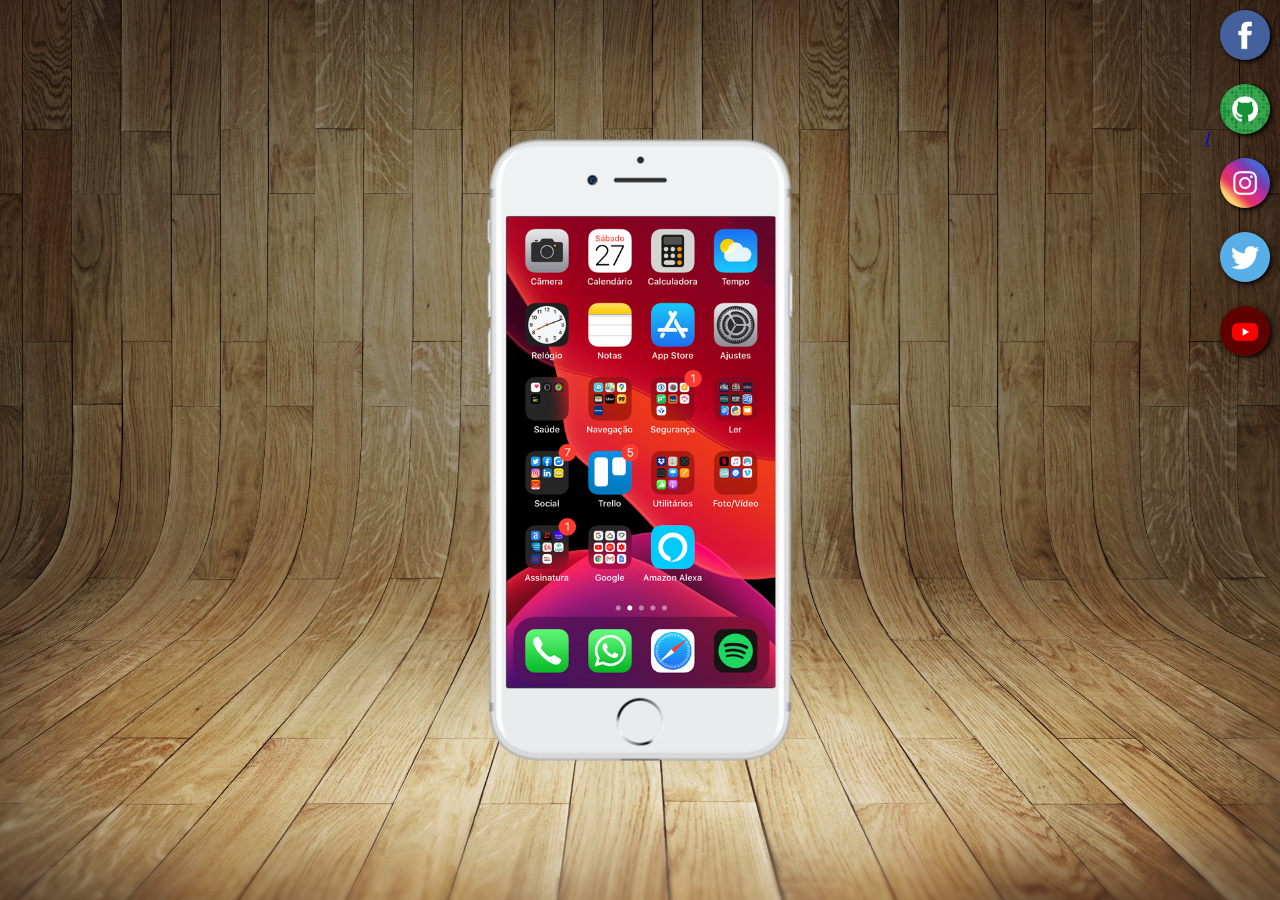
<file: index.html>
<!DOCTYPE html>
<html lang="pt-br">
<head>
    <meta charset="UTF-8">
    <meta name="viewport" content="width=device-width, initial-scale=1.0">
    <link rel="shortcut icon" href="favicon.ico" type="image/x-icon">
    <link rel="stylesheet" href="style.css">
    <title>Redes sociais</title>
</head>
<body>
    <main>
        <section id="celular">
            <iframe src="home.html" name="tela" id="tela" frameborder="0"></iframe></img>
        </section>
        <section id="redes">
            <a href="ffacebook.html" target="tela"><img src="imagens/logo-facebook.jpg" alt="facebook" class="redesocial"></a> <br>
            <a href="fgithub.html" target="tela">/<img src="imagens/logo-github.jpg" alt="github" class="redesocial"></a> <br>
            <a href="finstagram.html" target="tela"><img src="imagens/logo-instagram.jpg" alt="instagram" class="redesocial"></a> <br>
            <a href="ftwitter.html" target="tela"><img src="imagens/logo-twitter.jpg" alt="twitter" class="redesocial"></a> <br>
            <a href="fyoutube.html" target="tela"><img src="imagens/logo-youtube.jpg" alt="youtube" class="redesocial"></a> <br>
        </section>
    </main>
    
</body>
</html>
</file>
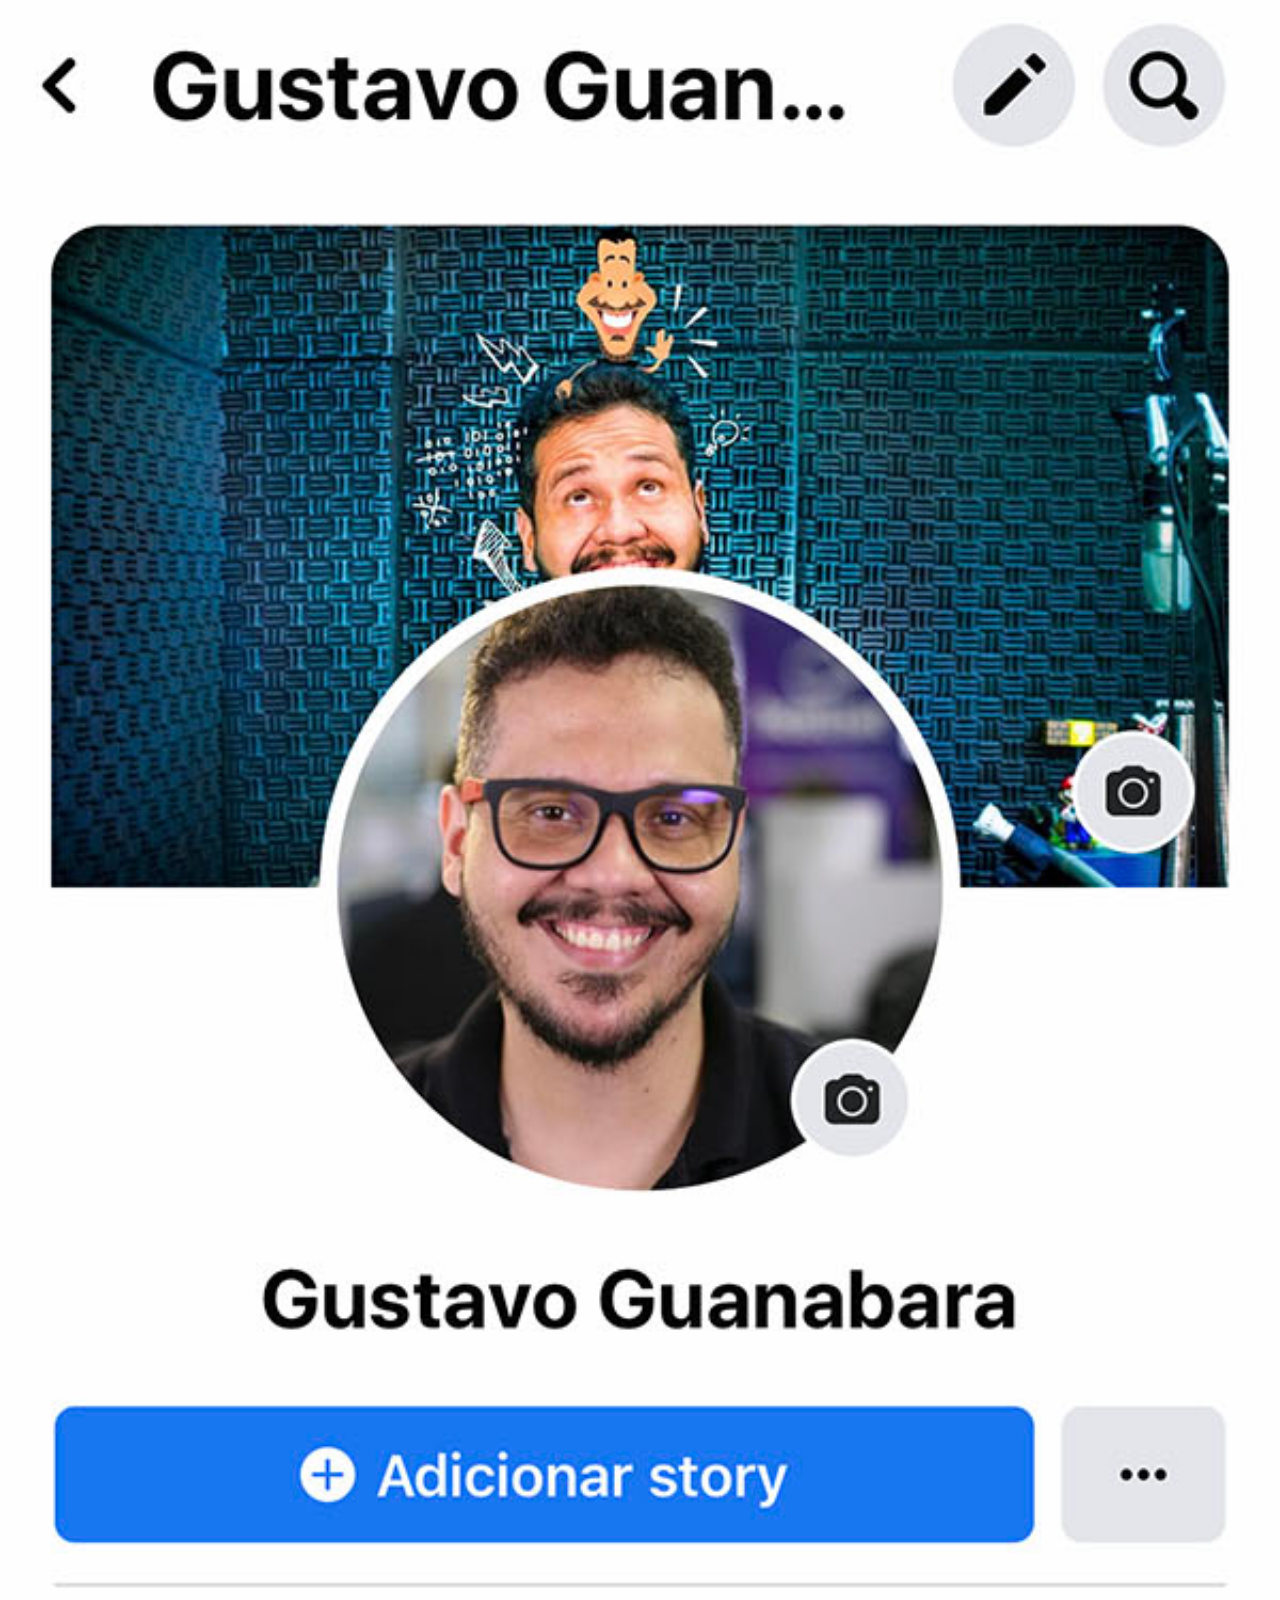
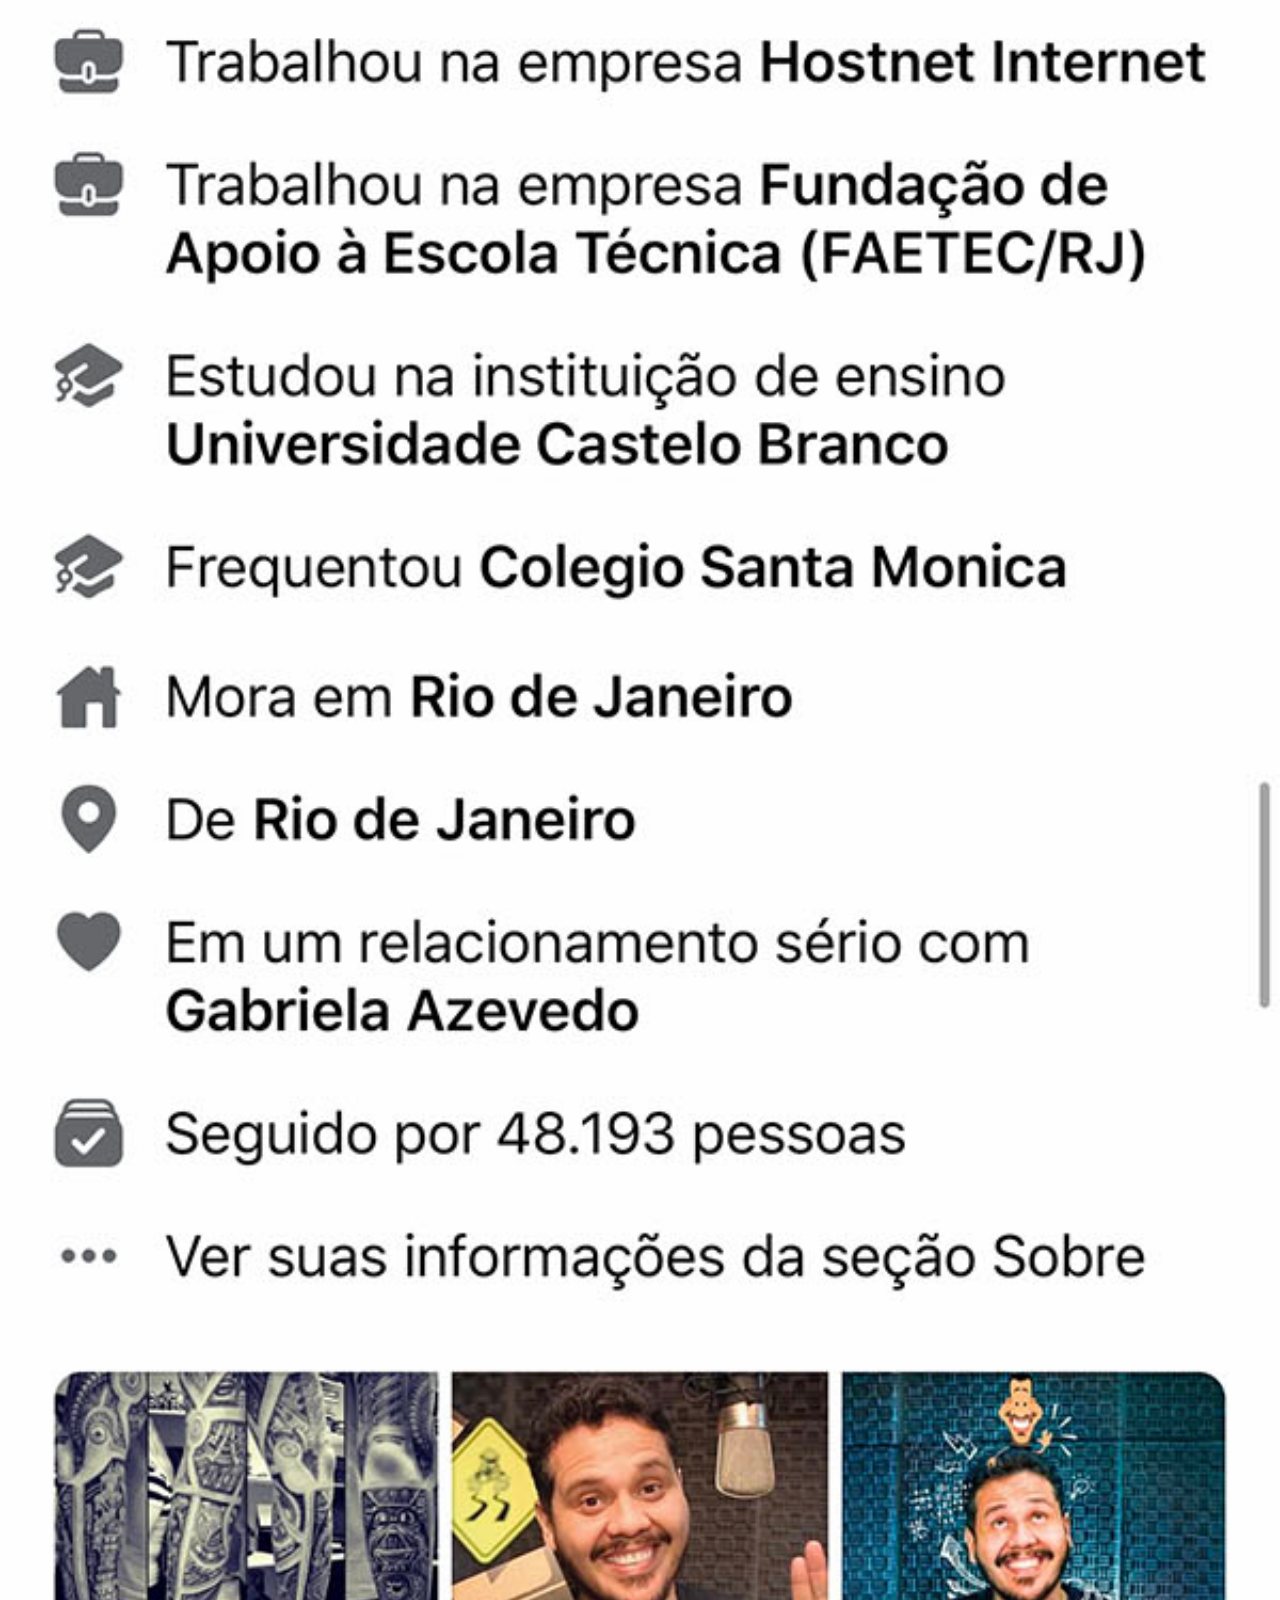
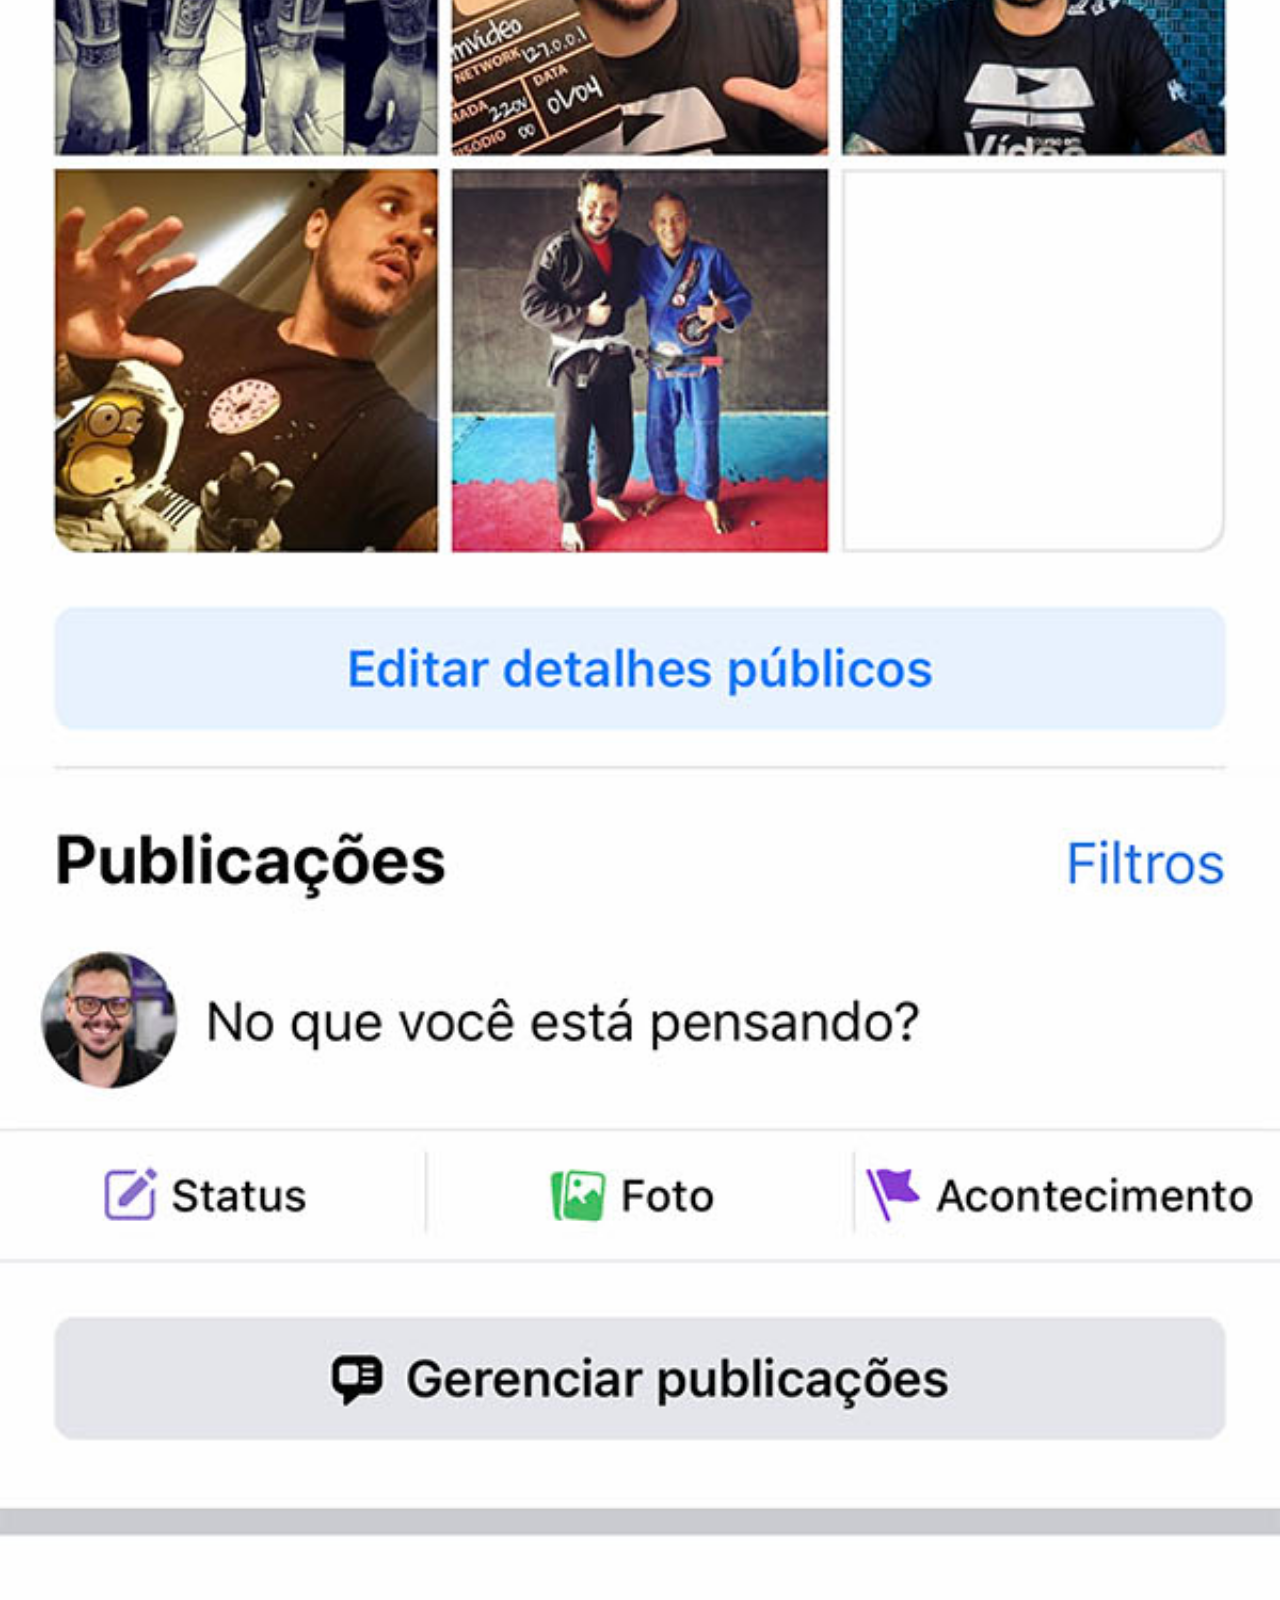
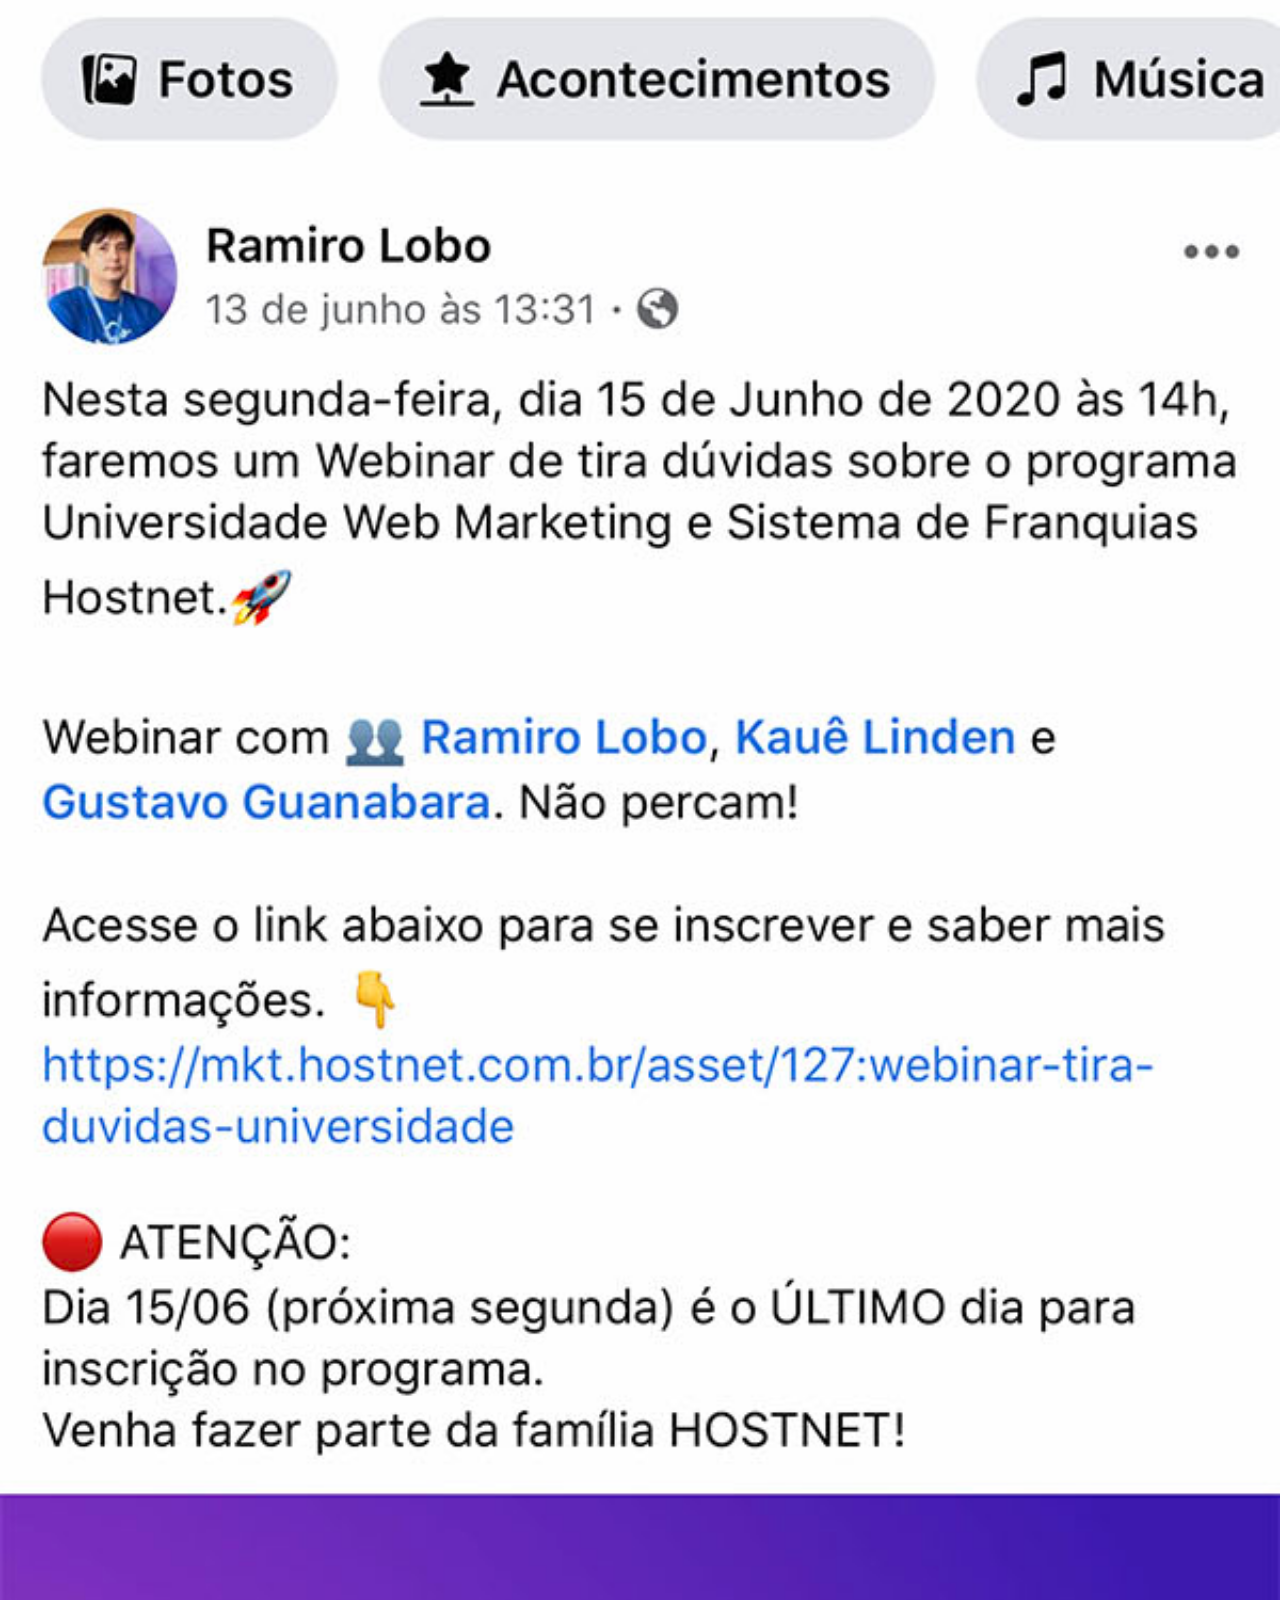
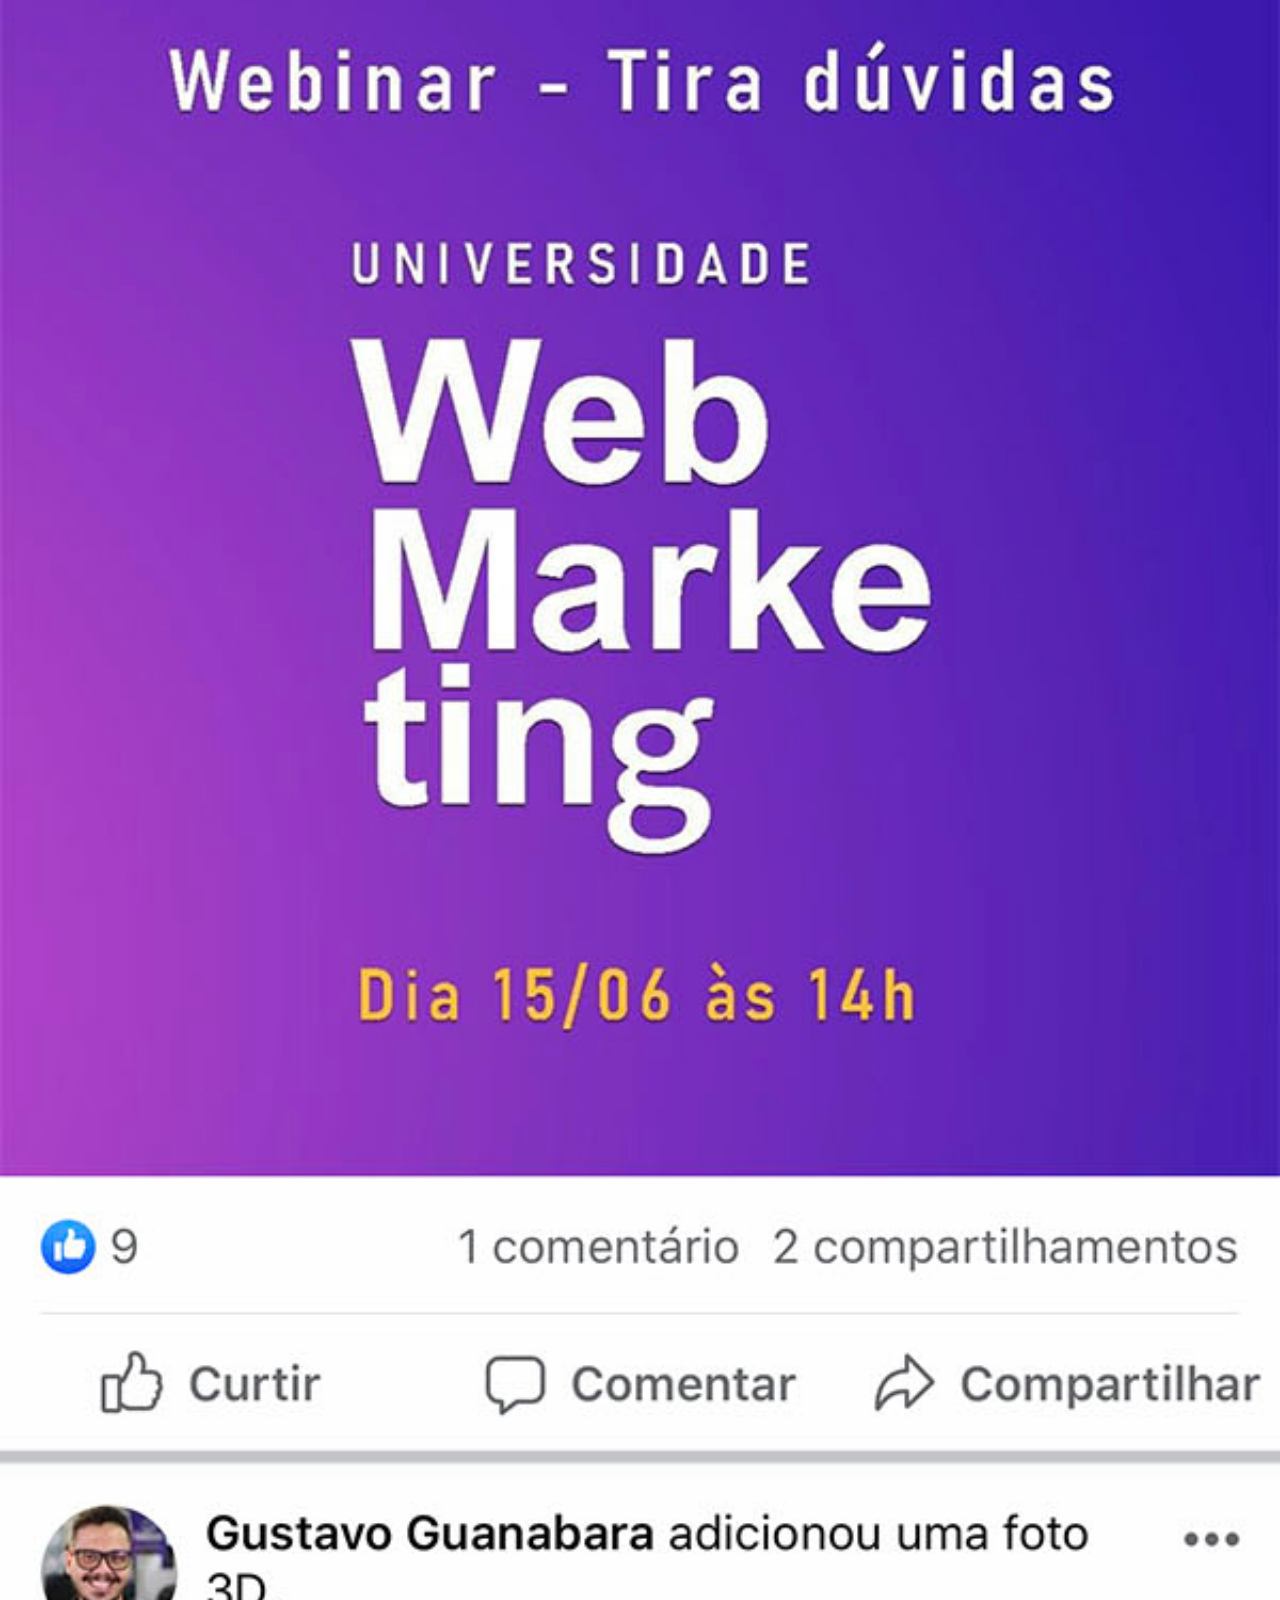
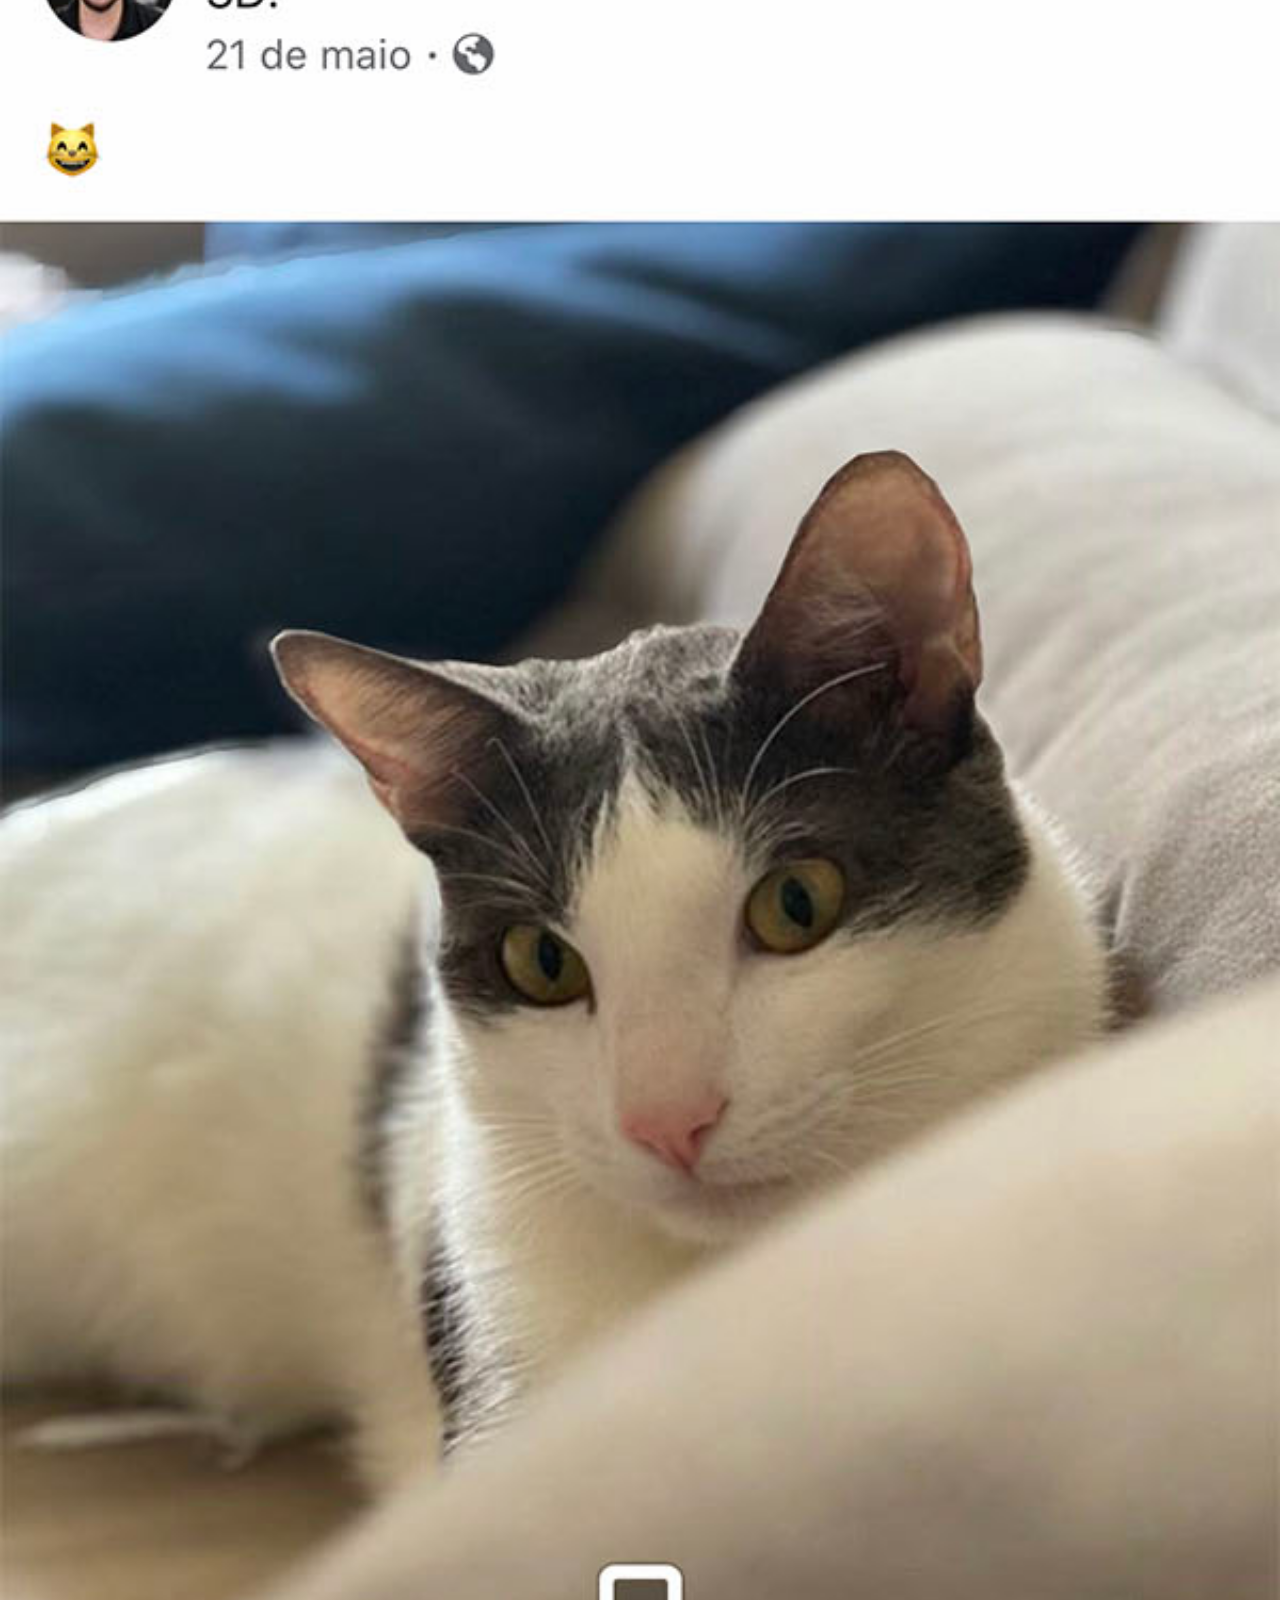
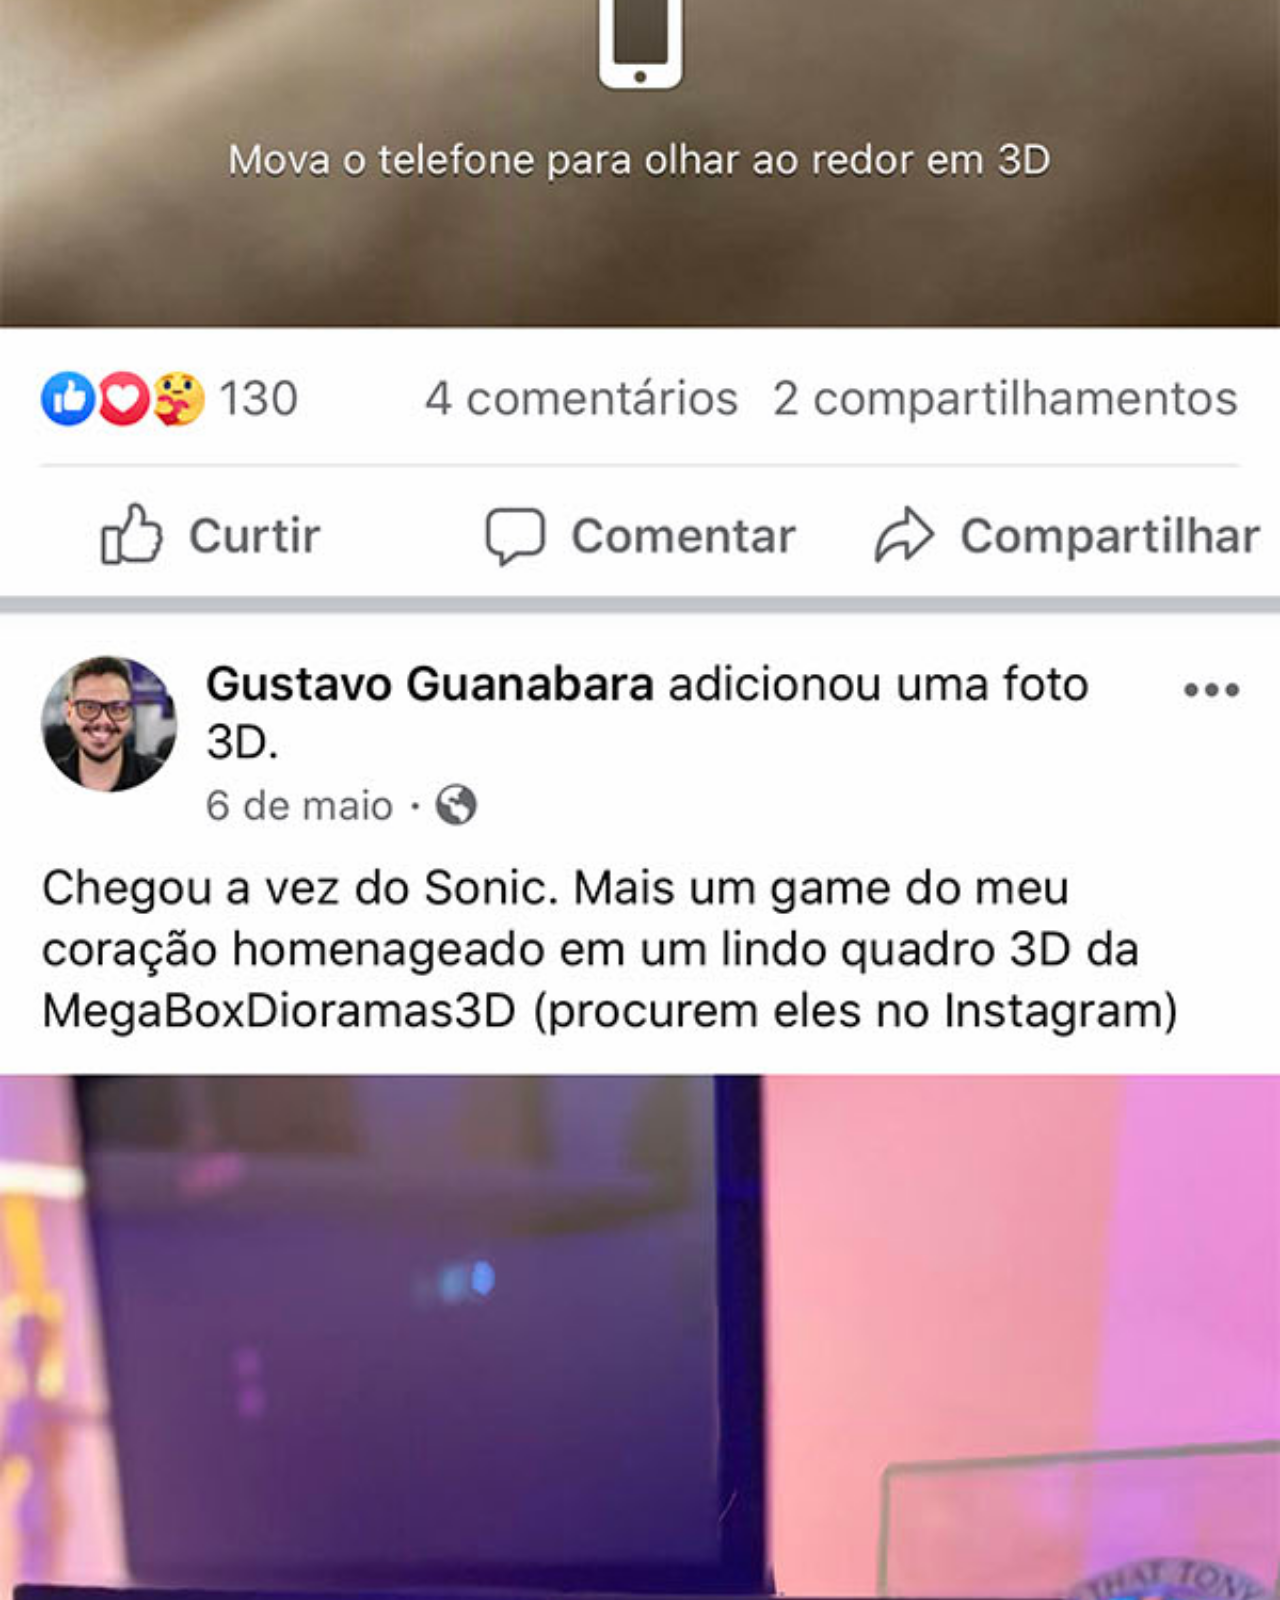
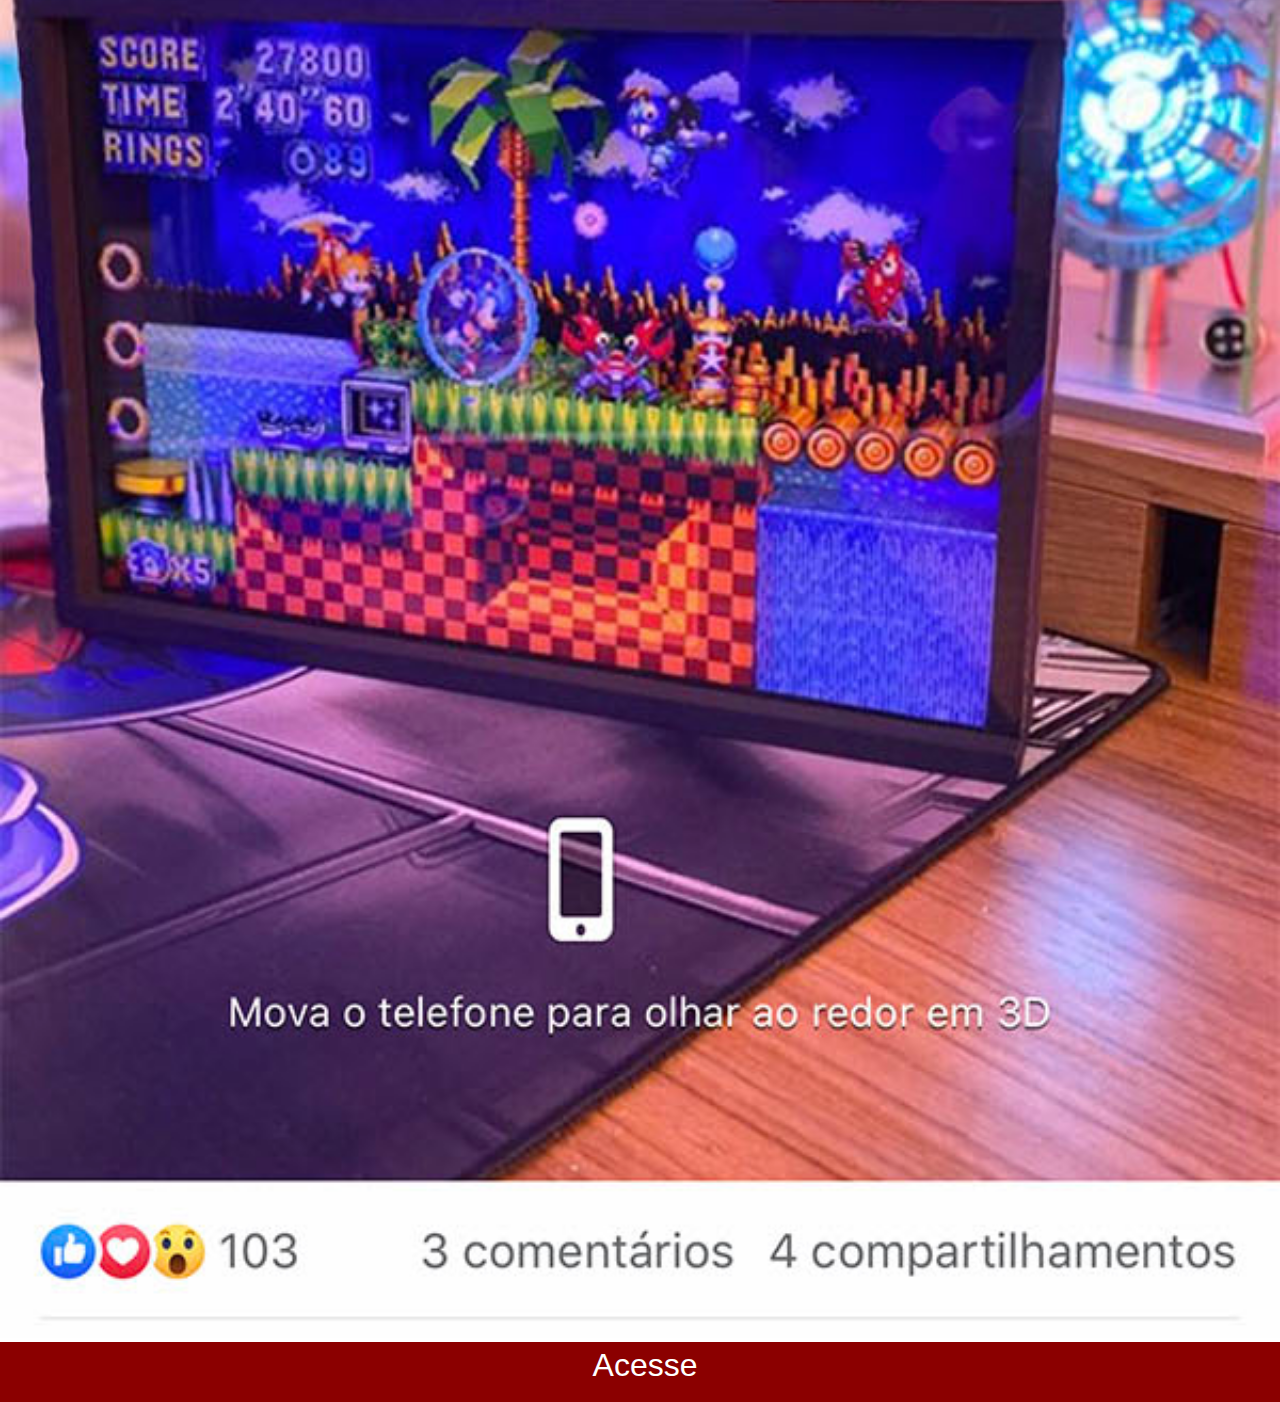
<file: ffacebook.html>
<!DOCTYPE html>
<html lang="pt-br">
<head>
    <meta charset="UTF-8">
    <meta name="viewport" content="width=device-width, initial-scale=1.0">
    <link rel="stylesheet" href="estilos/estilotela.css">
    <title>Document</title>
</head>
<body>
    <img src="imagens/tela-facebook.jpg" alt="youtube">
    <a href="#" target="_blank">Acesse</a>
</body>
</html>
</file>
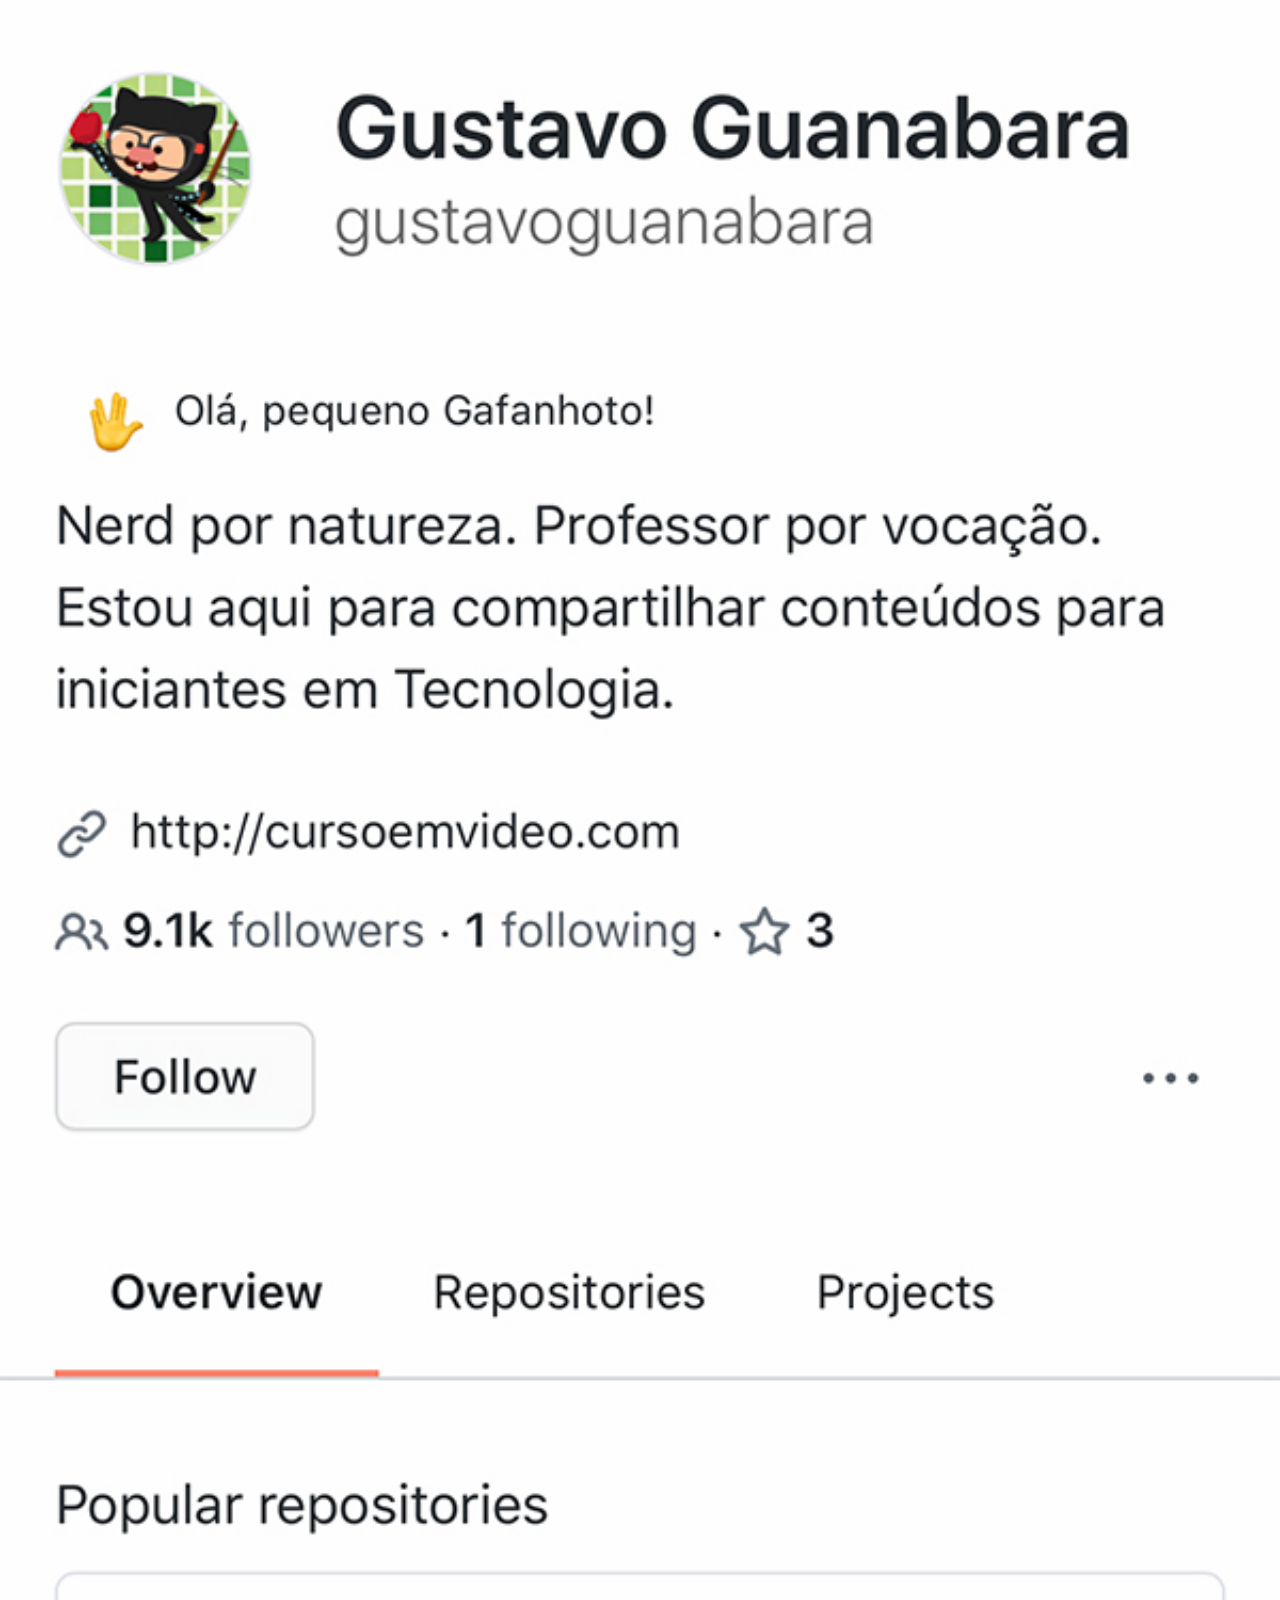
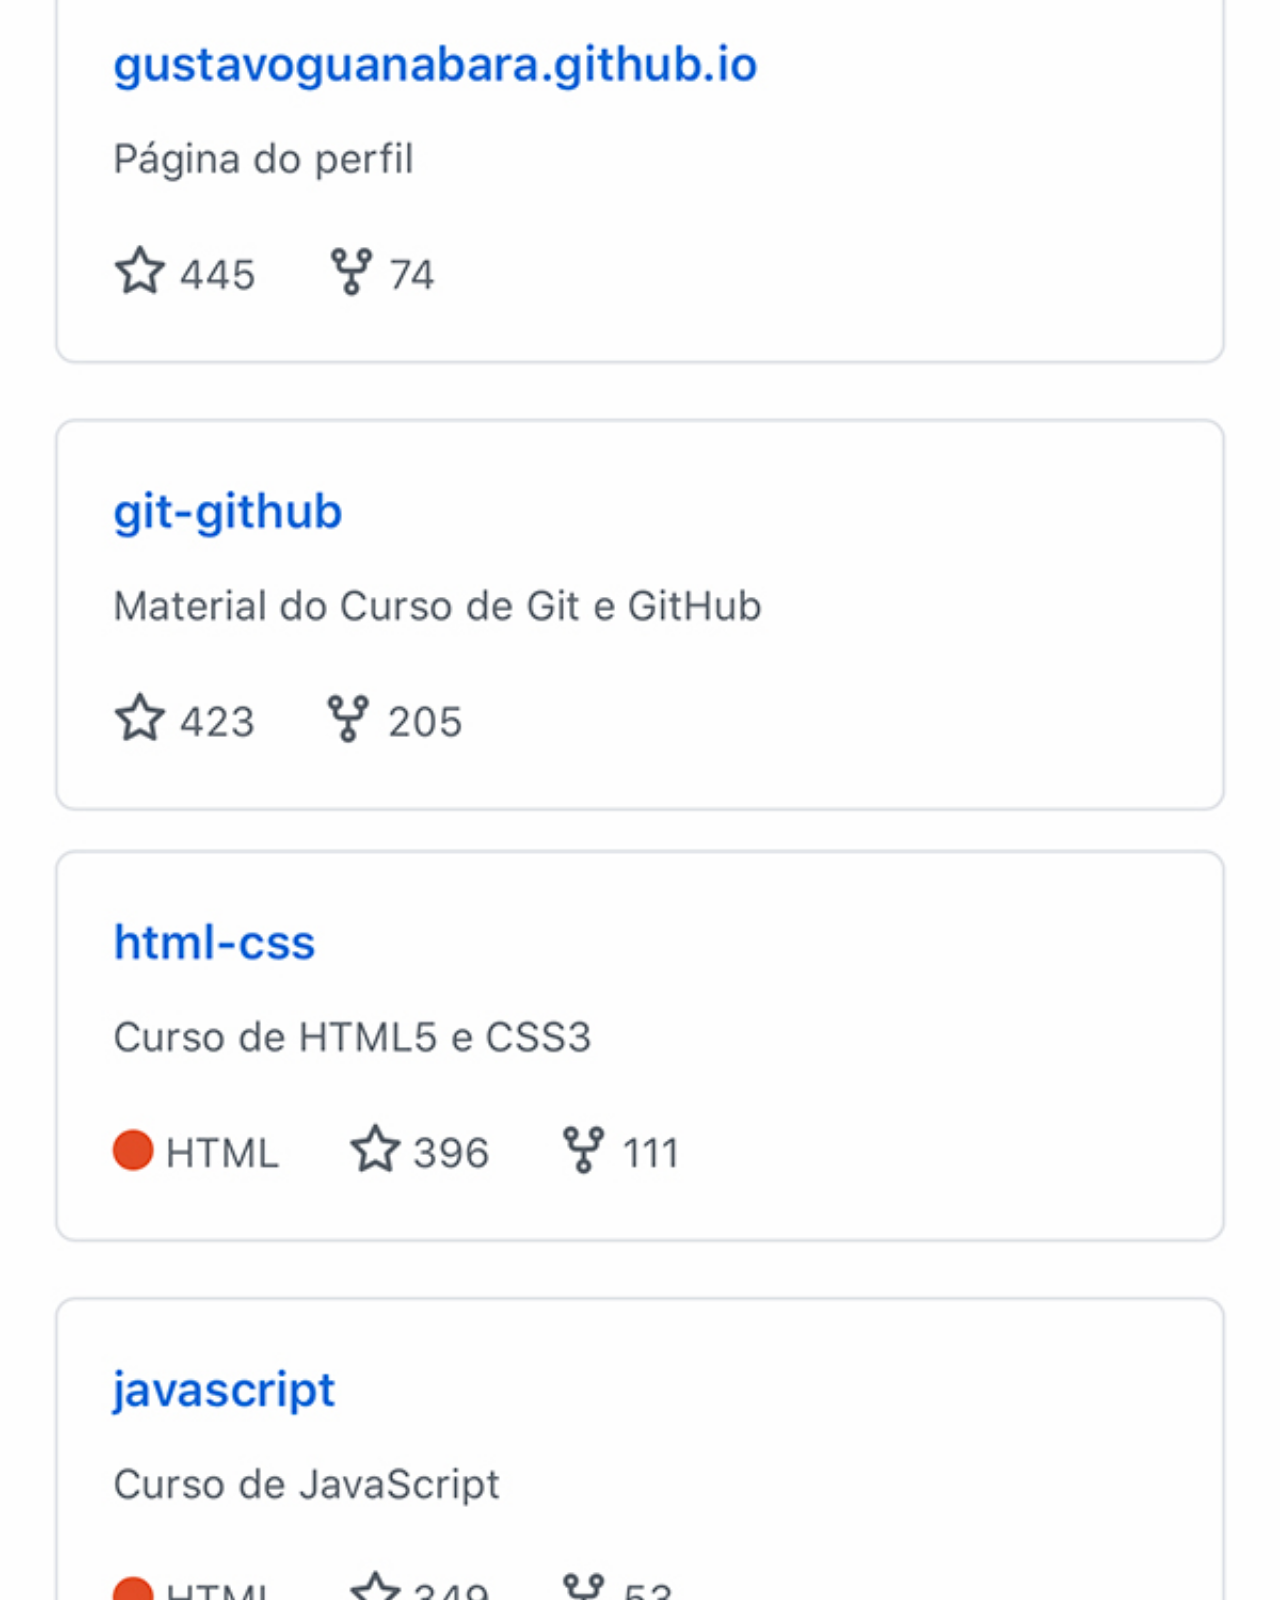
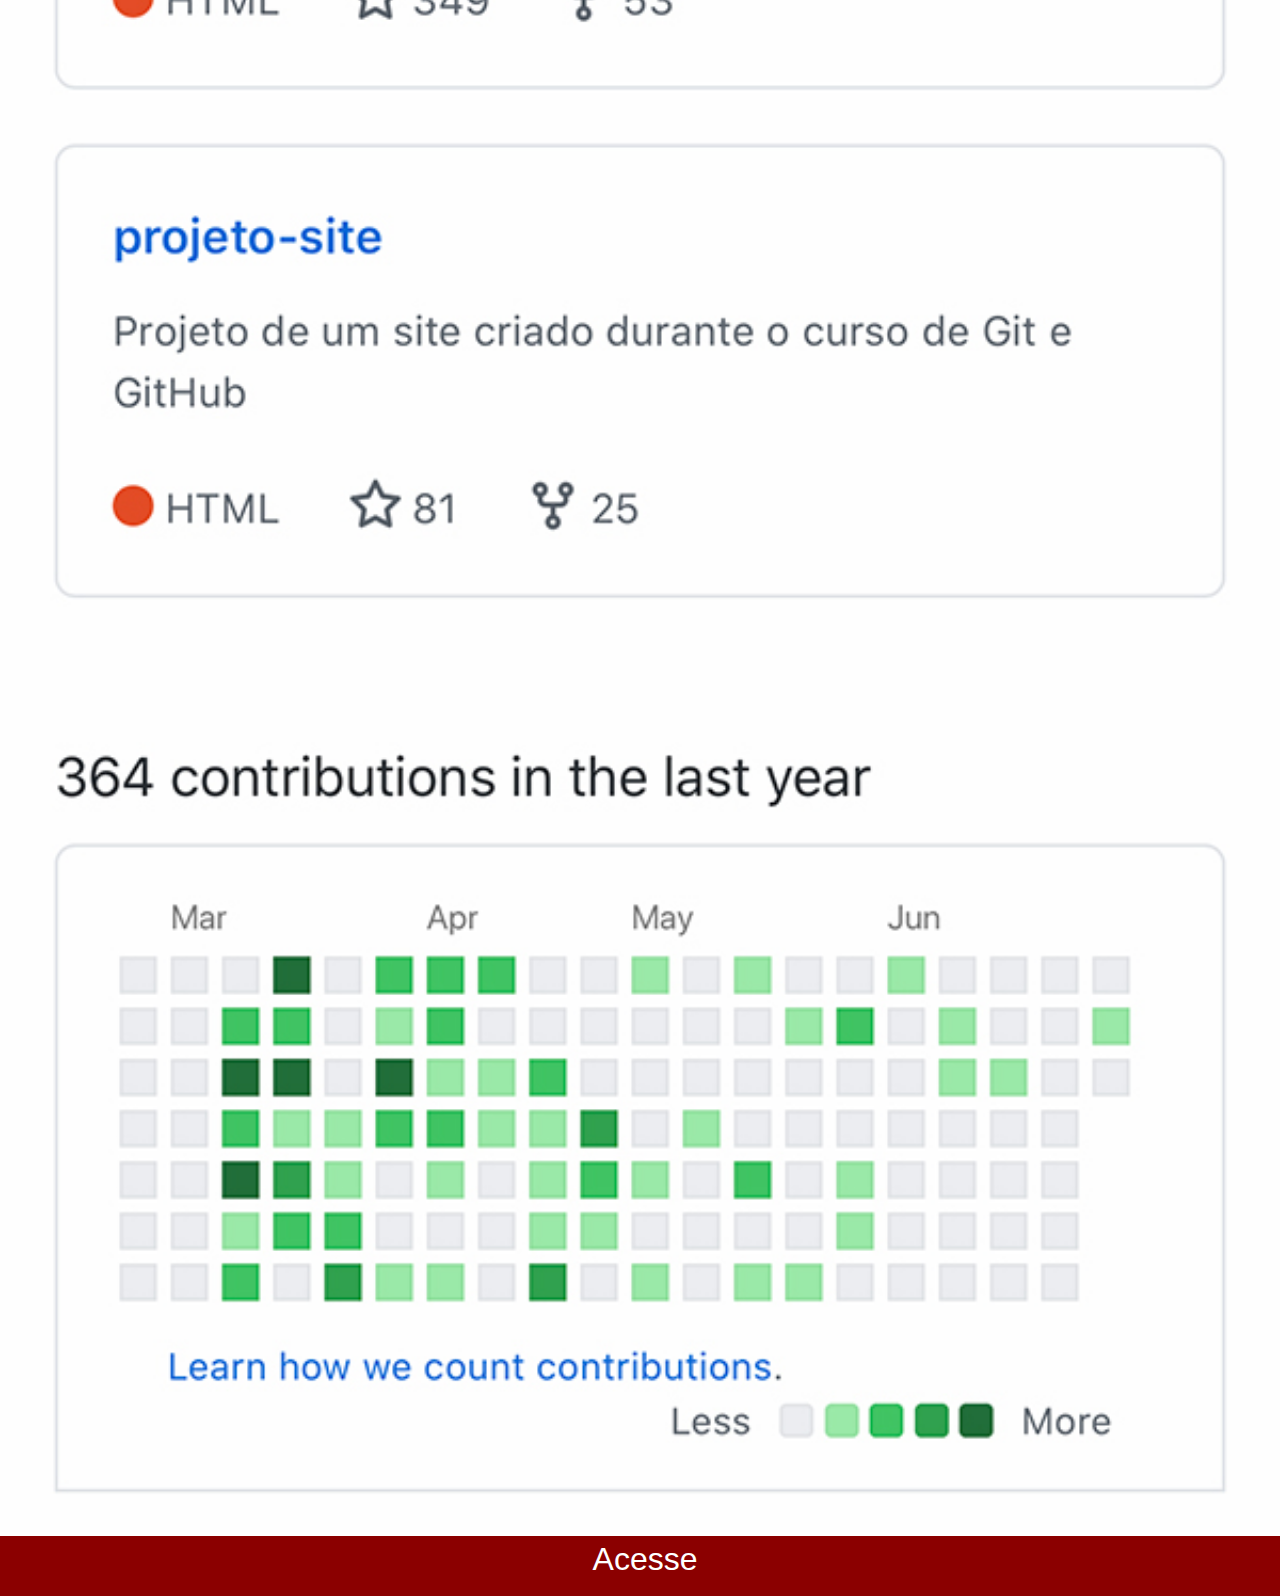
<file: fgithub.html>
<!DOCTYPE html>
<html lang="pt-br">
<head>
    <meta charset="UTF-8">
    <meta name="viewport" content="width=device-width, initial-scale=1.0">
    <link rel="stylesheet" href="estilos/estilotela.css">
    <title>Document</title>
</head>
<body>
    <img src="imagens/tela-github.jpg" alt="youtube">
    <a href="#" target="_blank">Acesse</a>
</body>
</html>
</file>
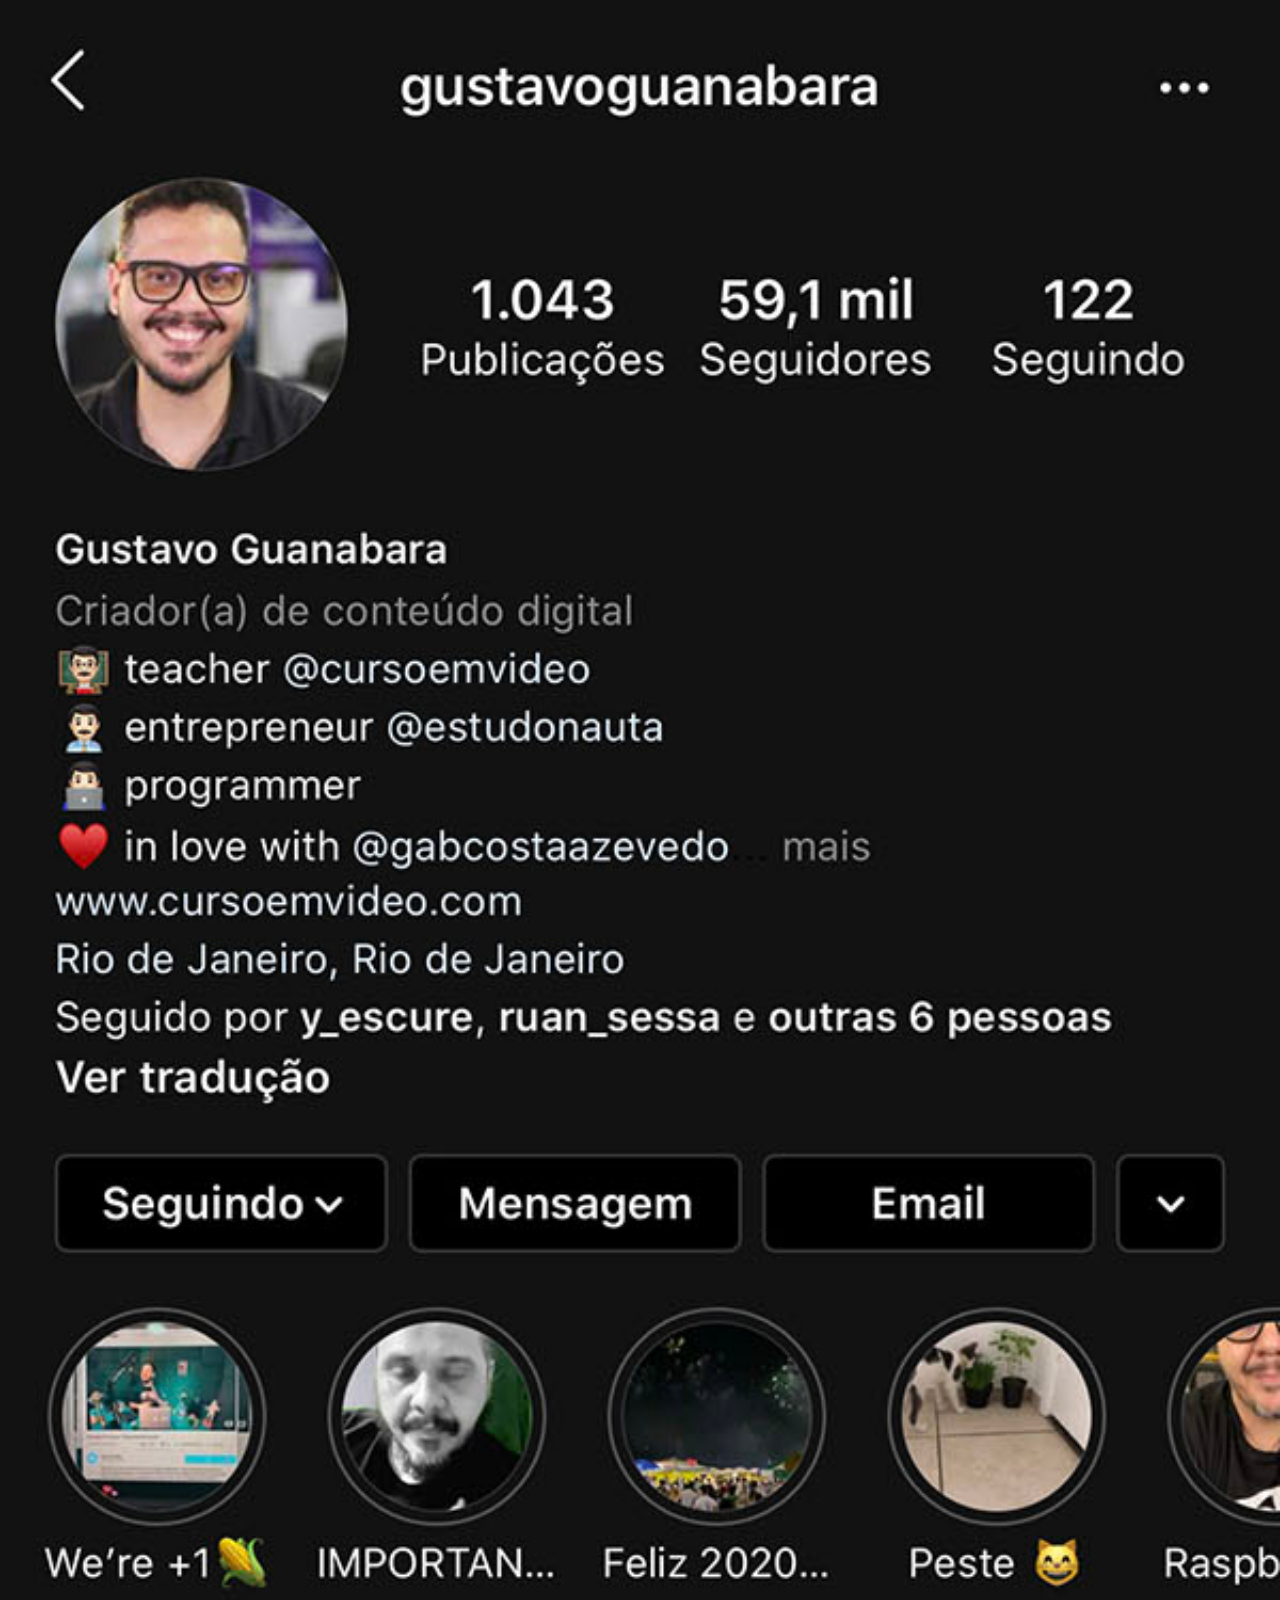
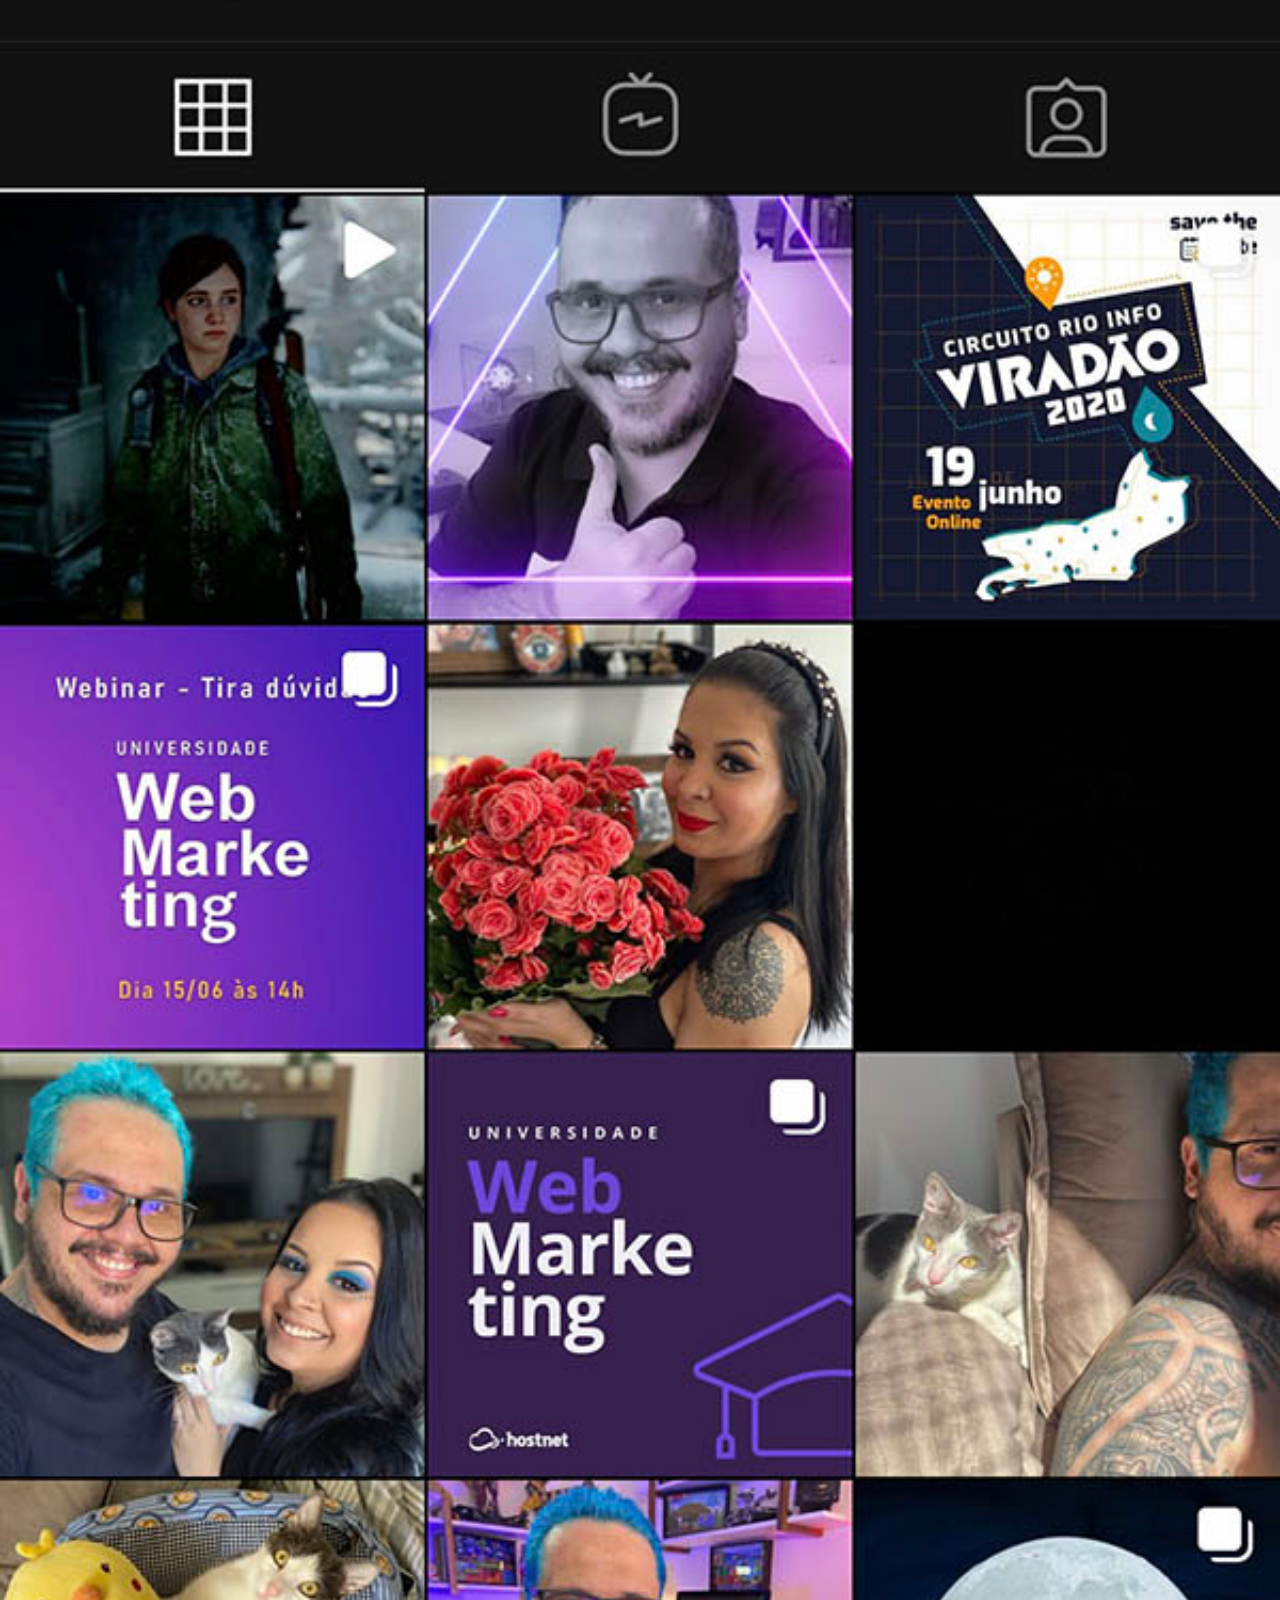
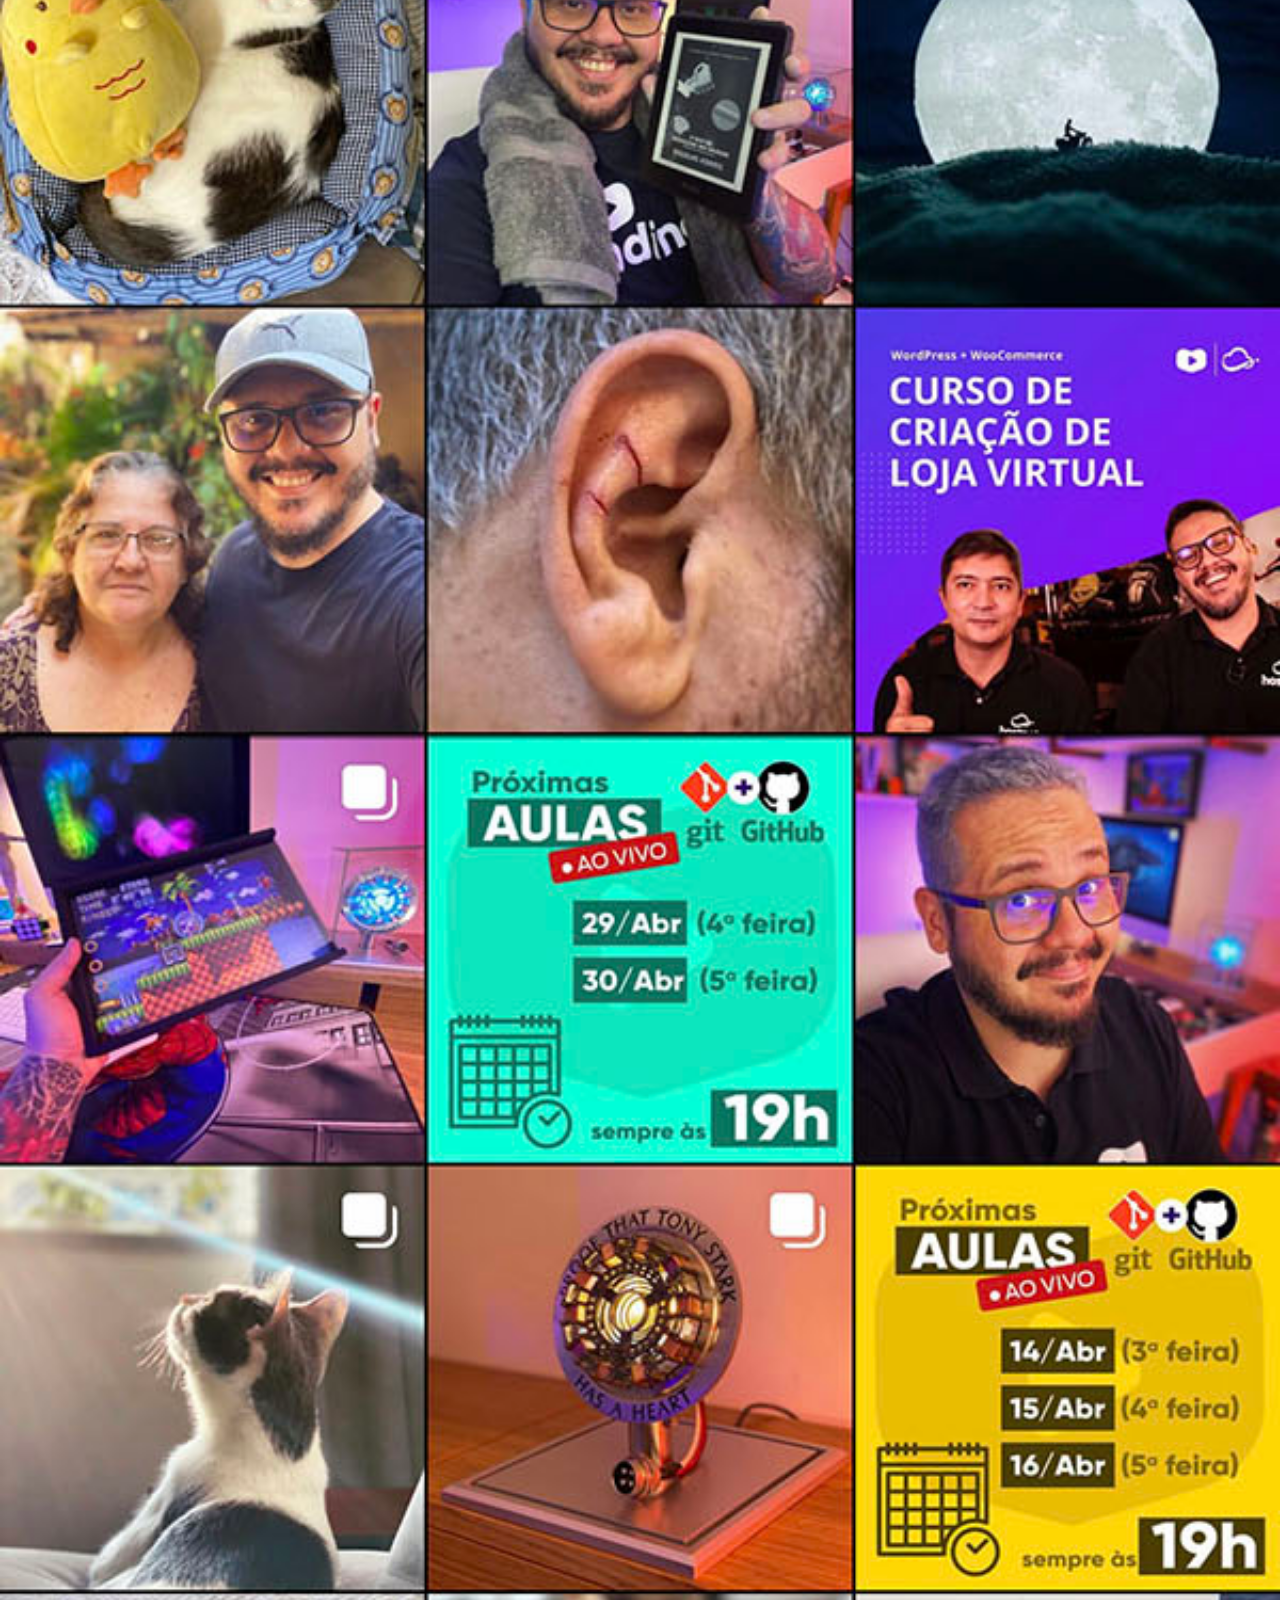
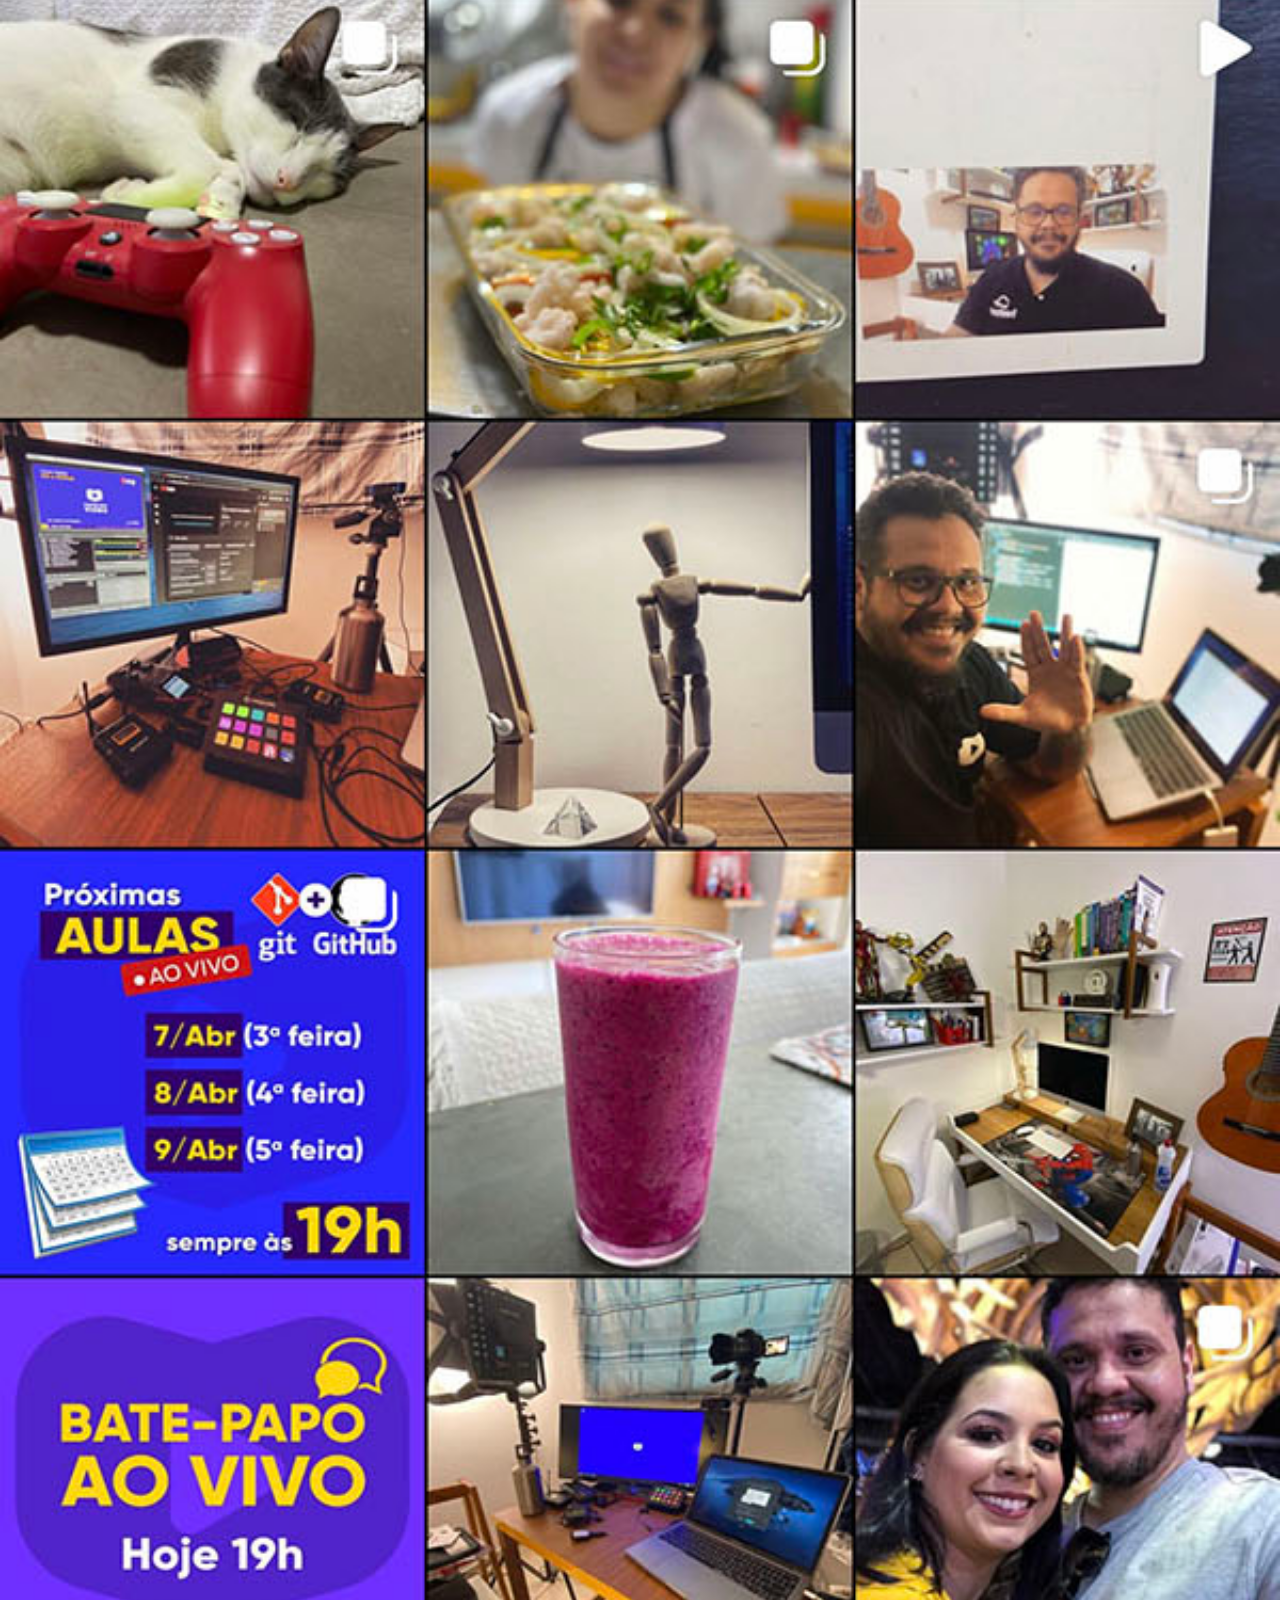
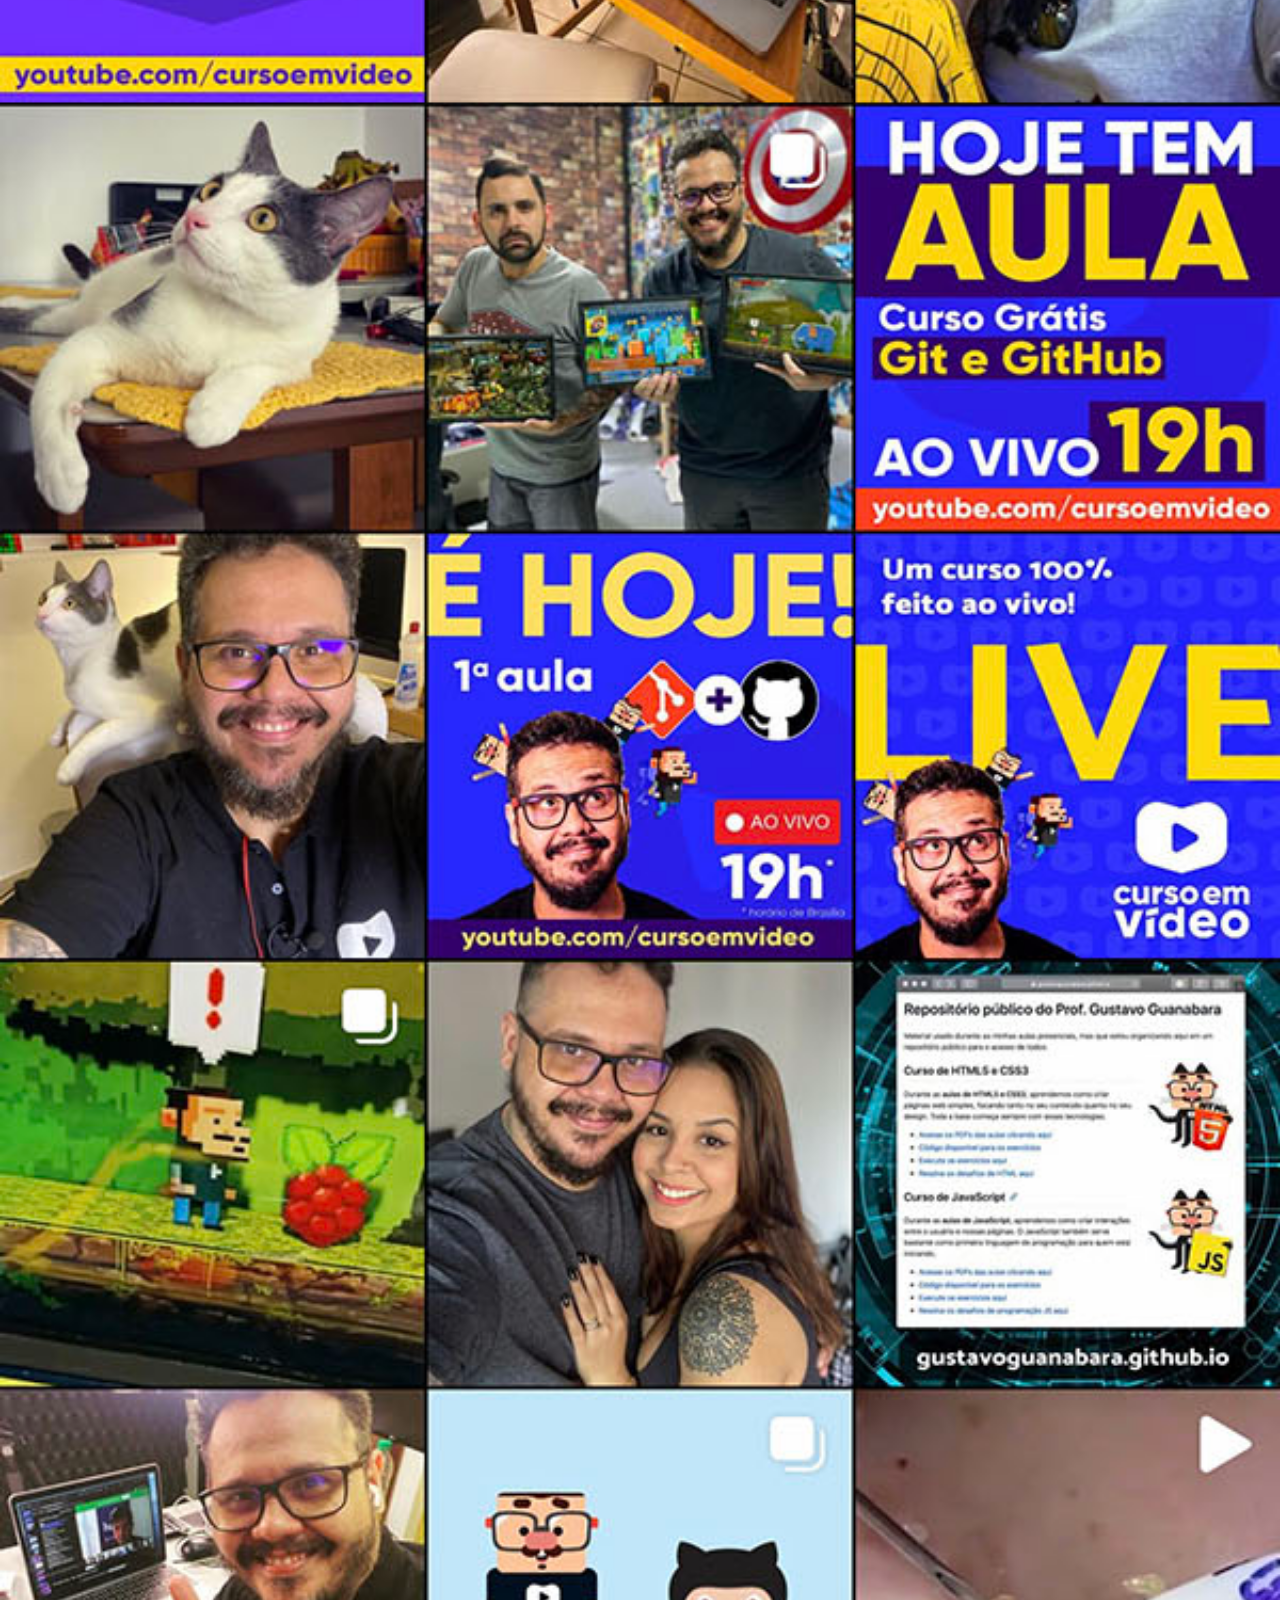
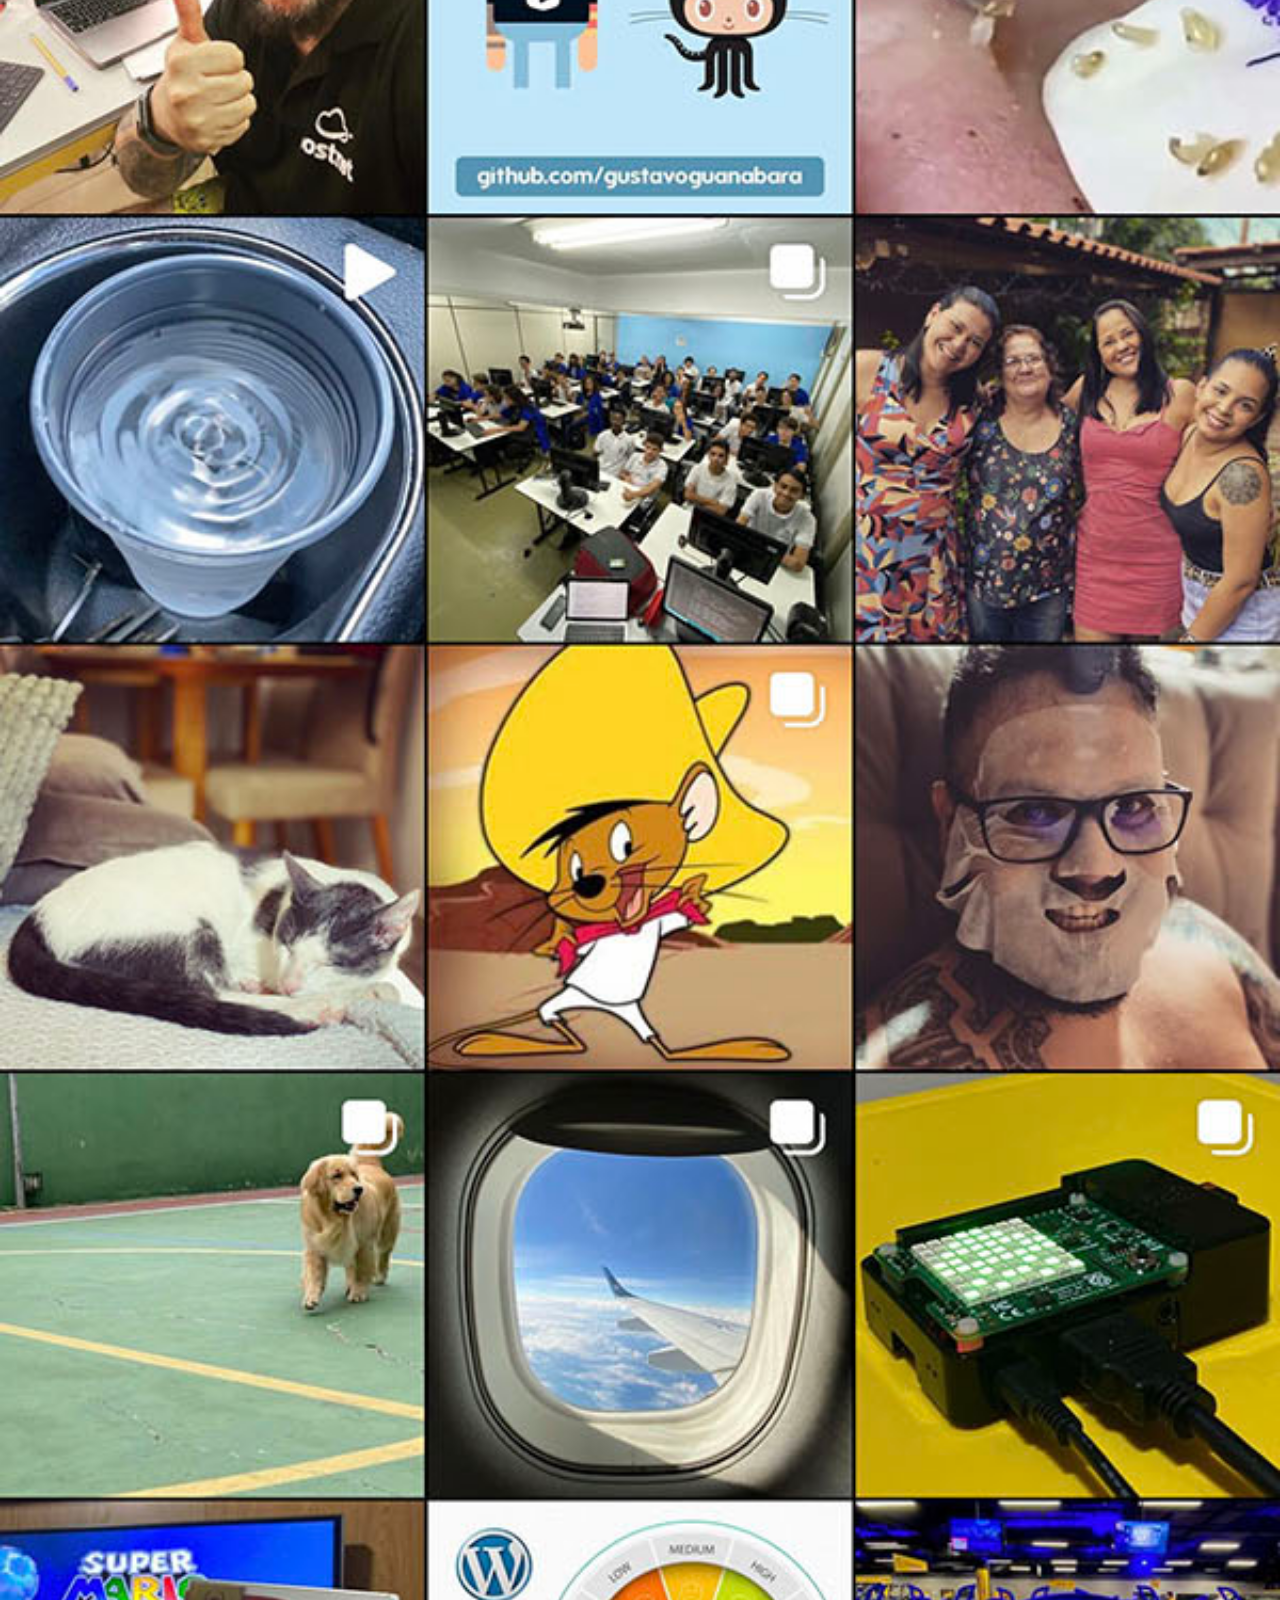
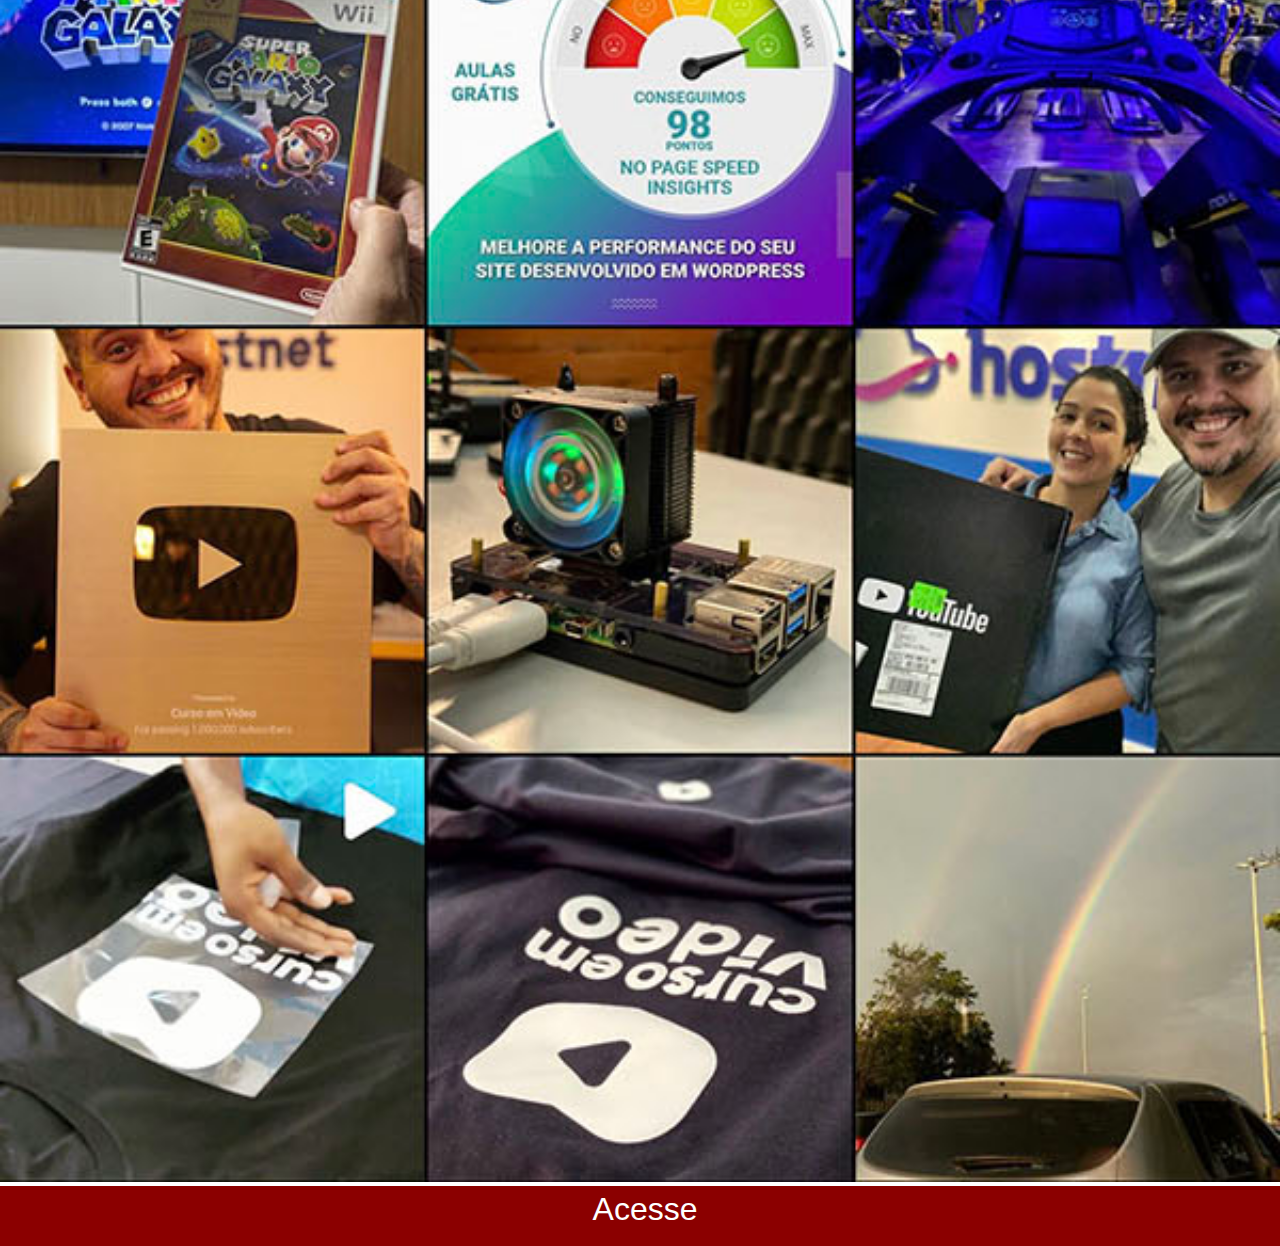
<file: finstagram.html>
<!DOCTYPE html>
<html lang="pt-br">
<head>
    <meta charset="UTF-8">
    <meta name="viewport" content="width=device-width, initial-scale=1.0">
    <link rel="stylesheet" href="estilos/estilotela.css">
    <title>Document</title>
</head>
<body>
    <img src="imagens/tela-instagram.jpg" alt="youtube">
    <a href="#" target="_blank">Acesse</a>
</body>
</html>
</file>
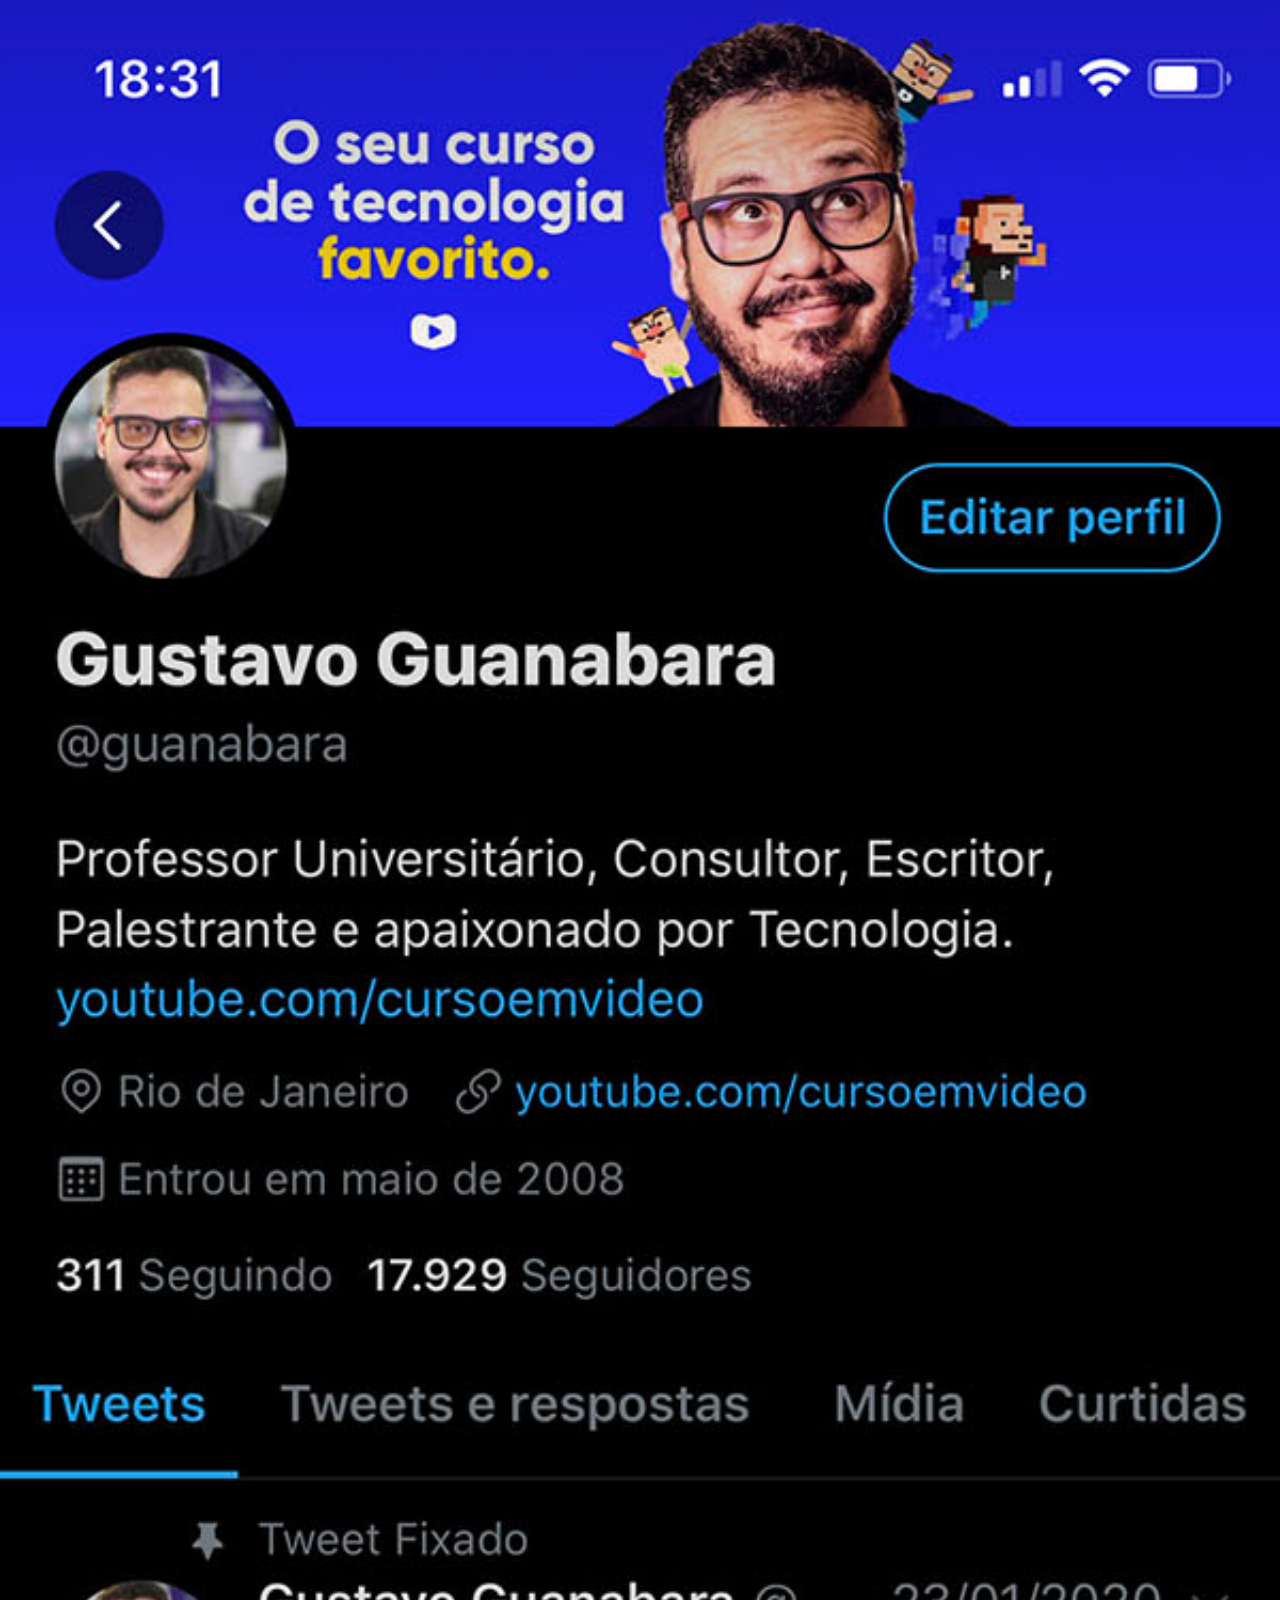
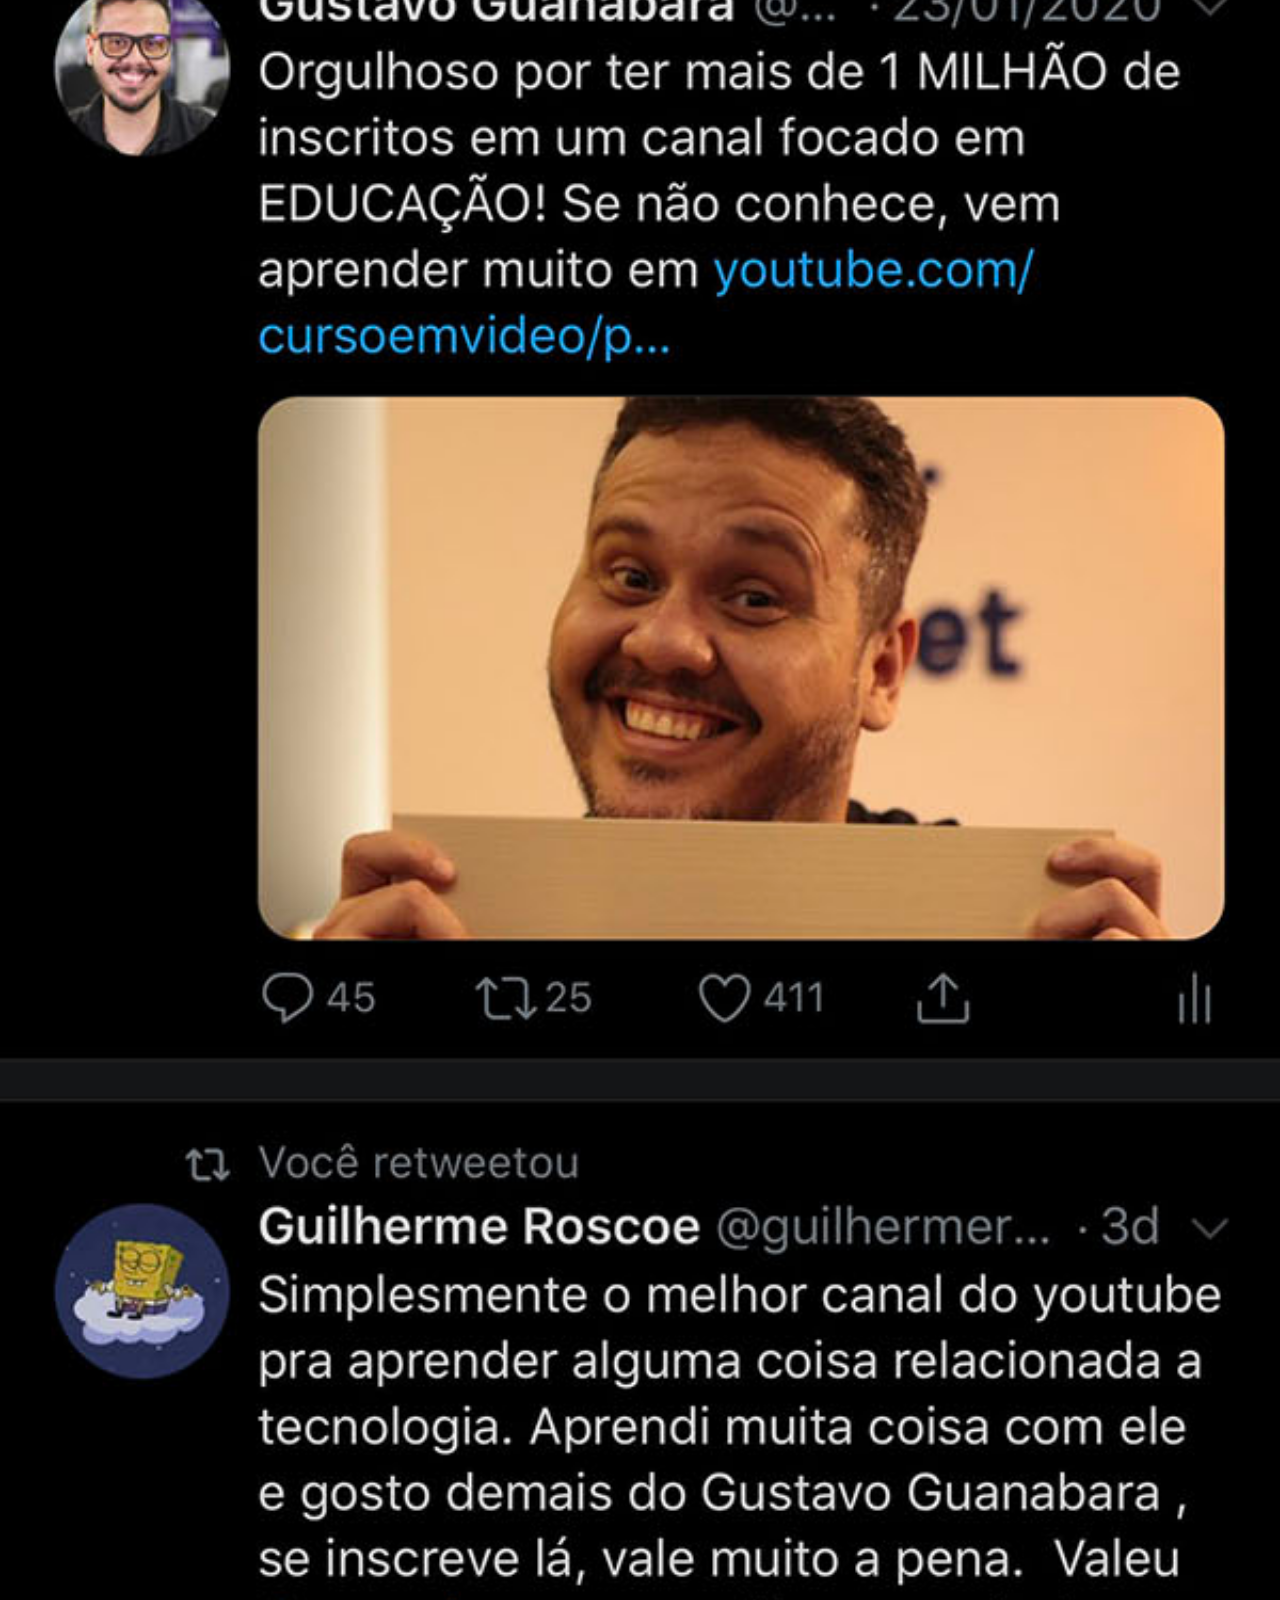
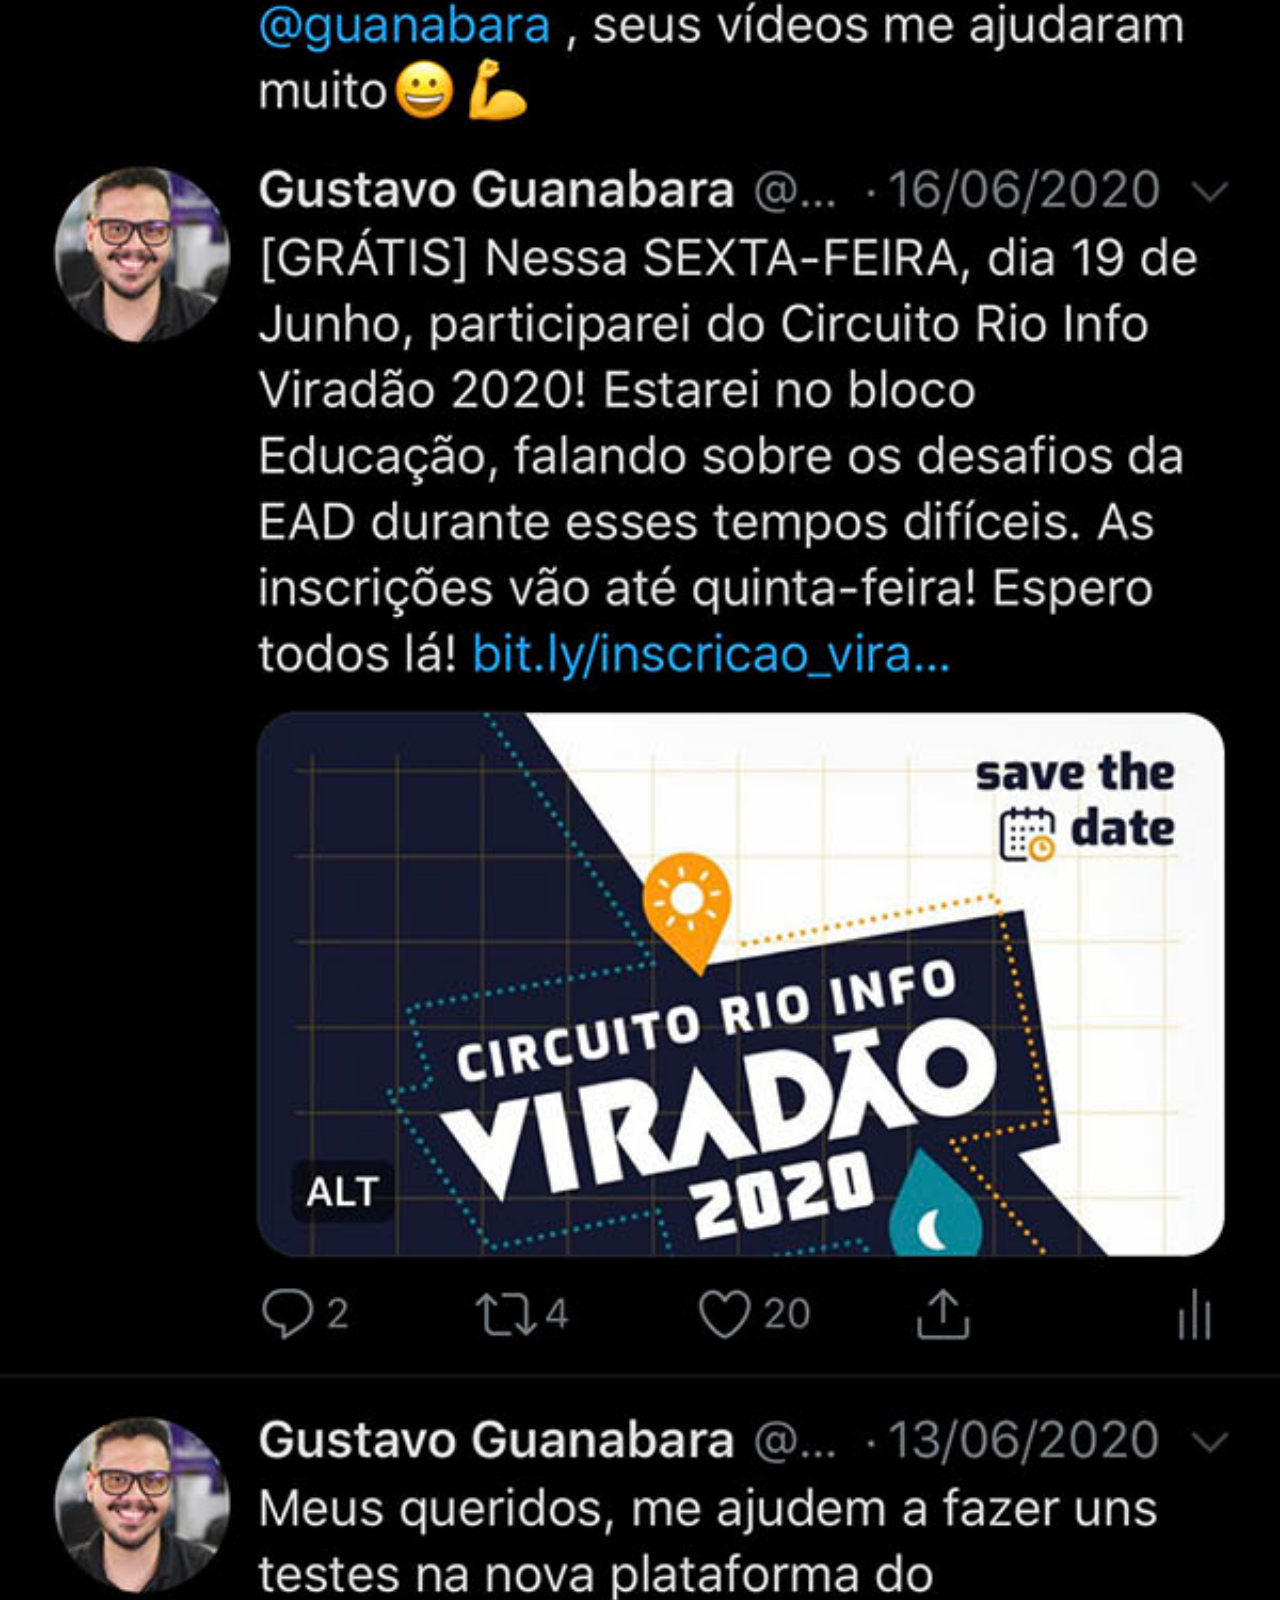
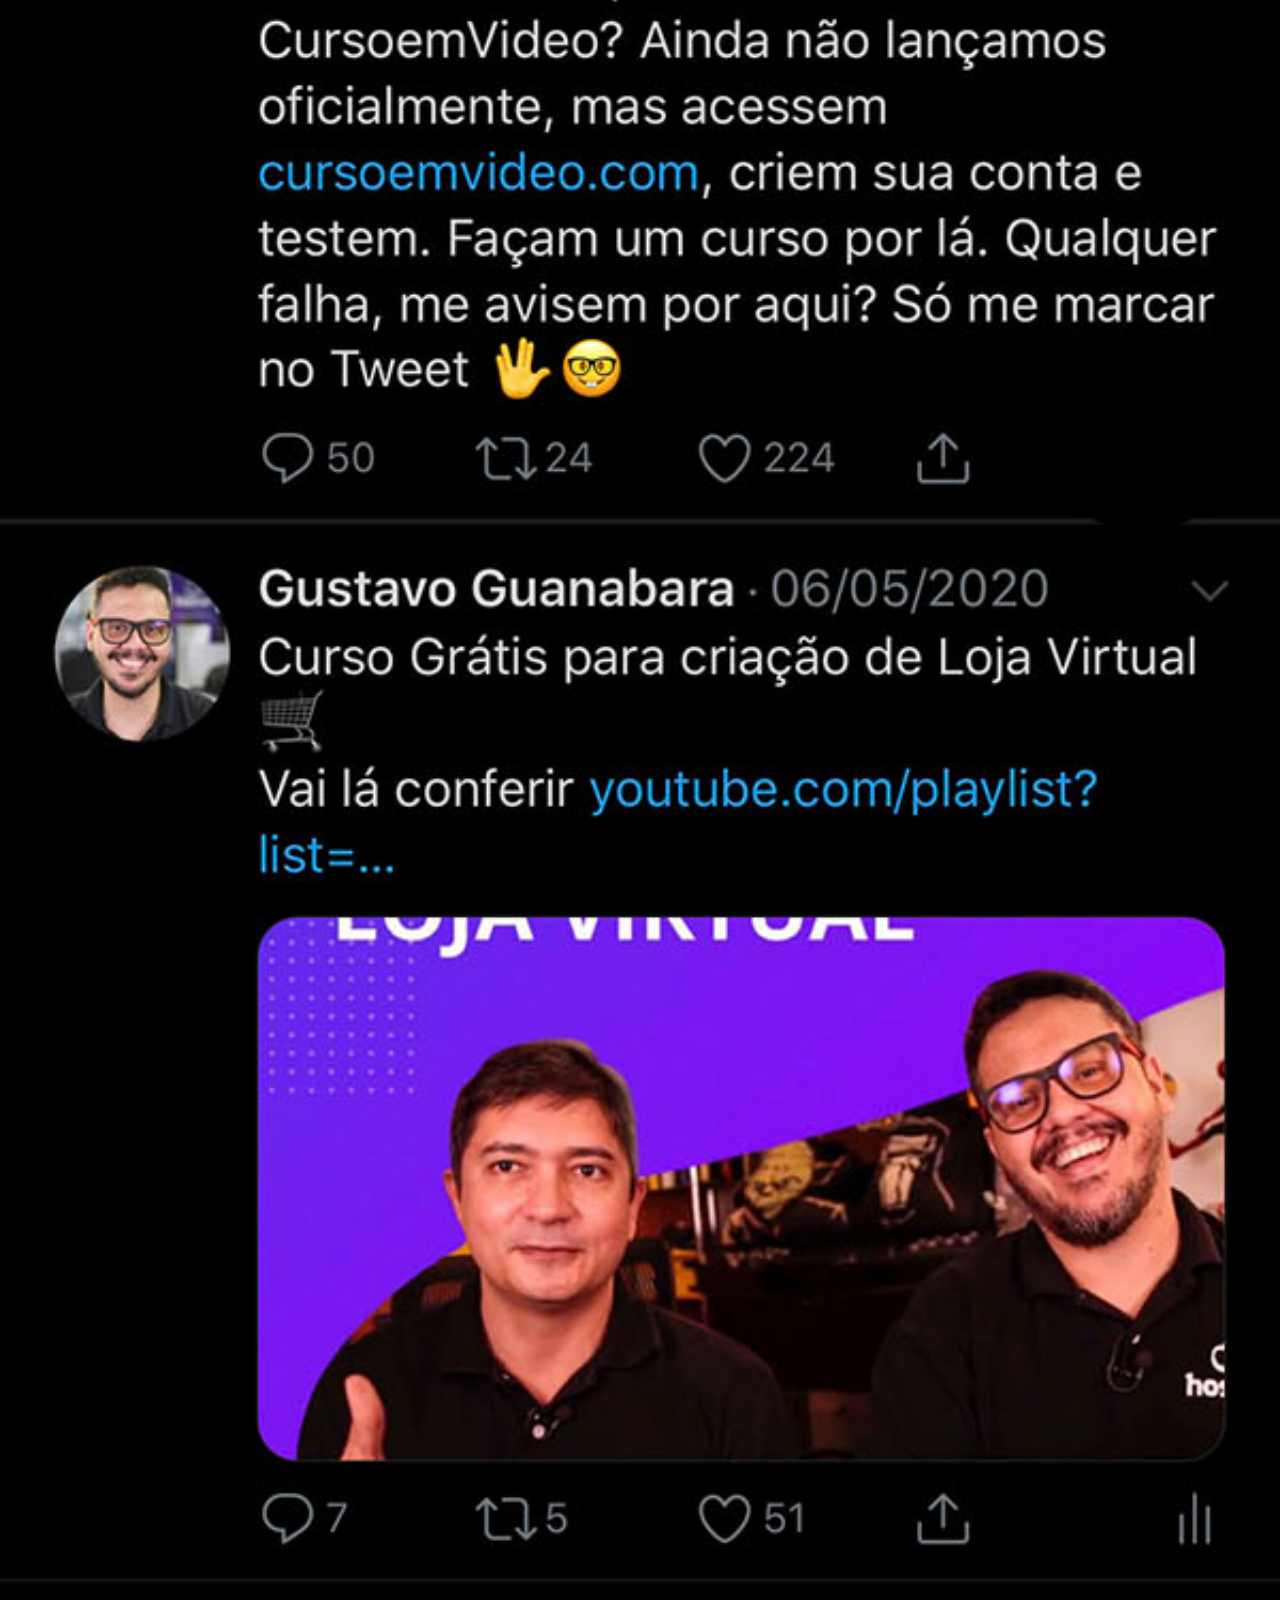
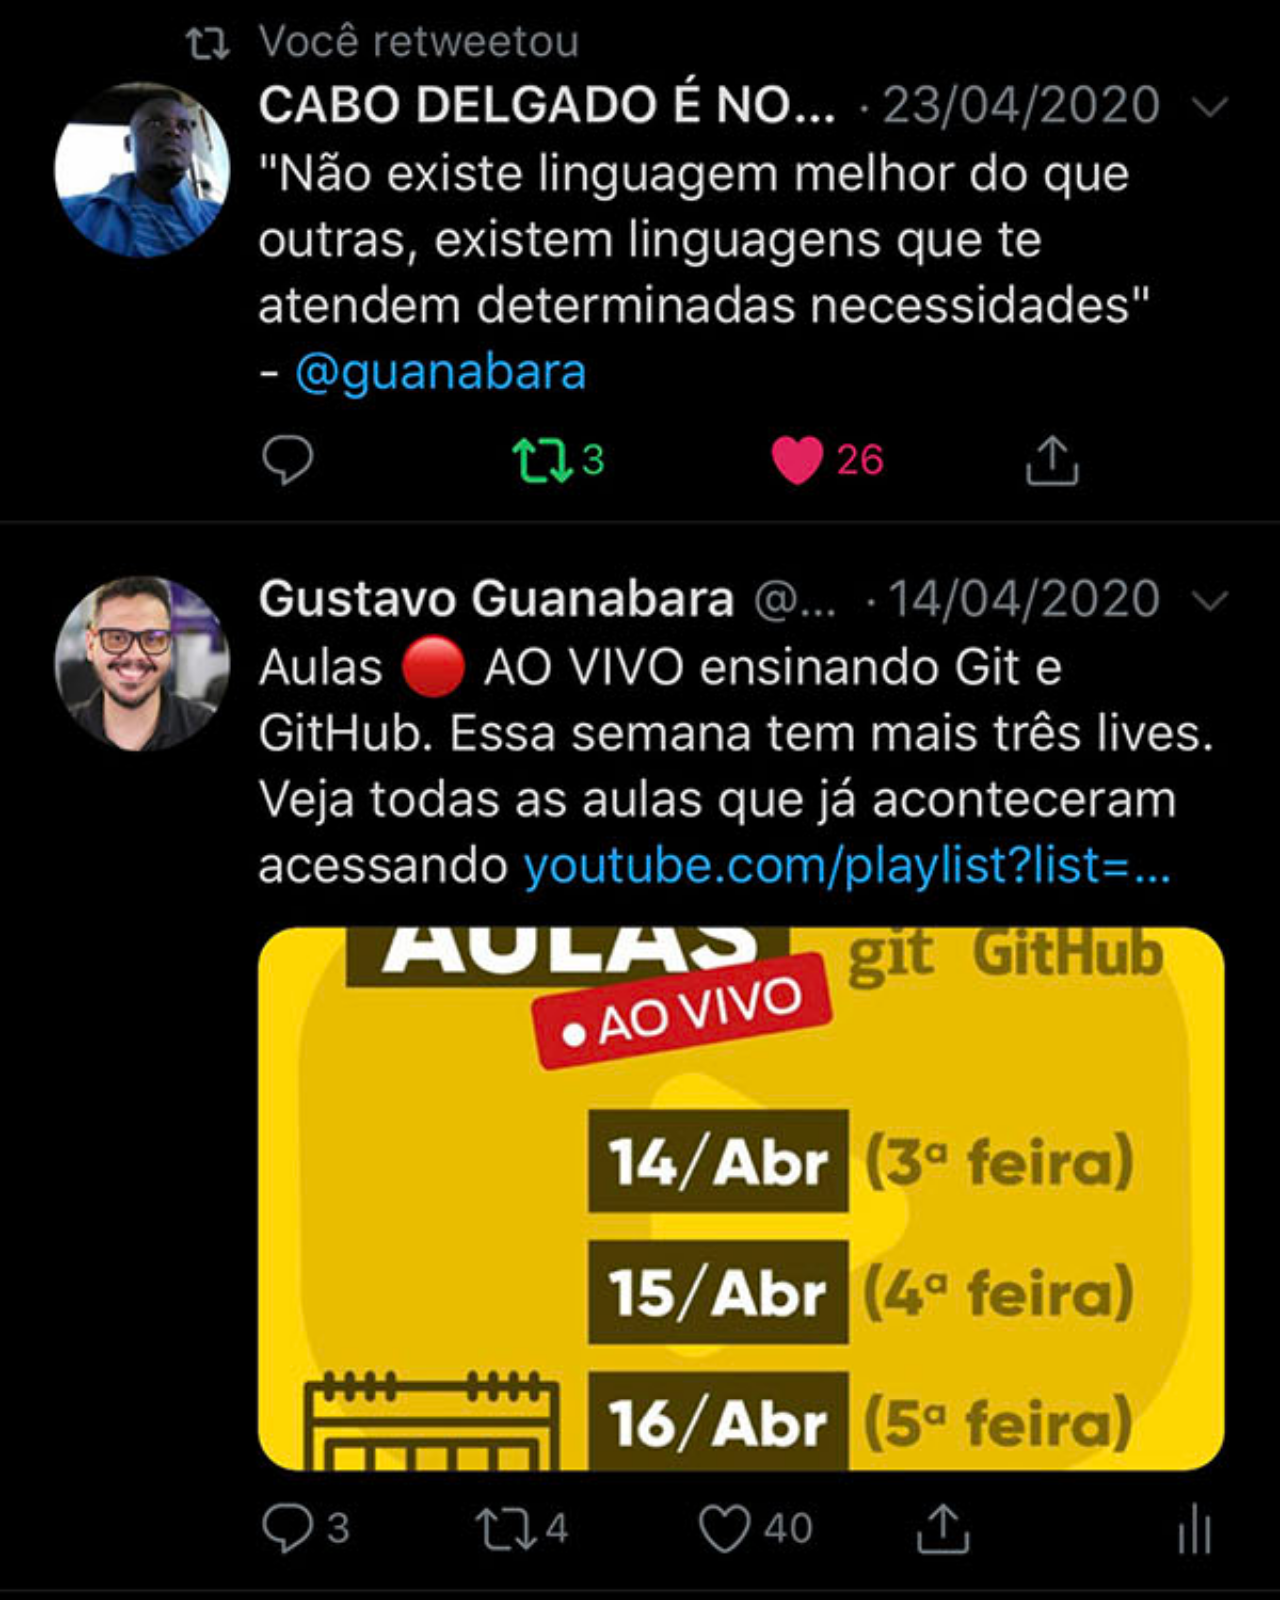
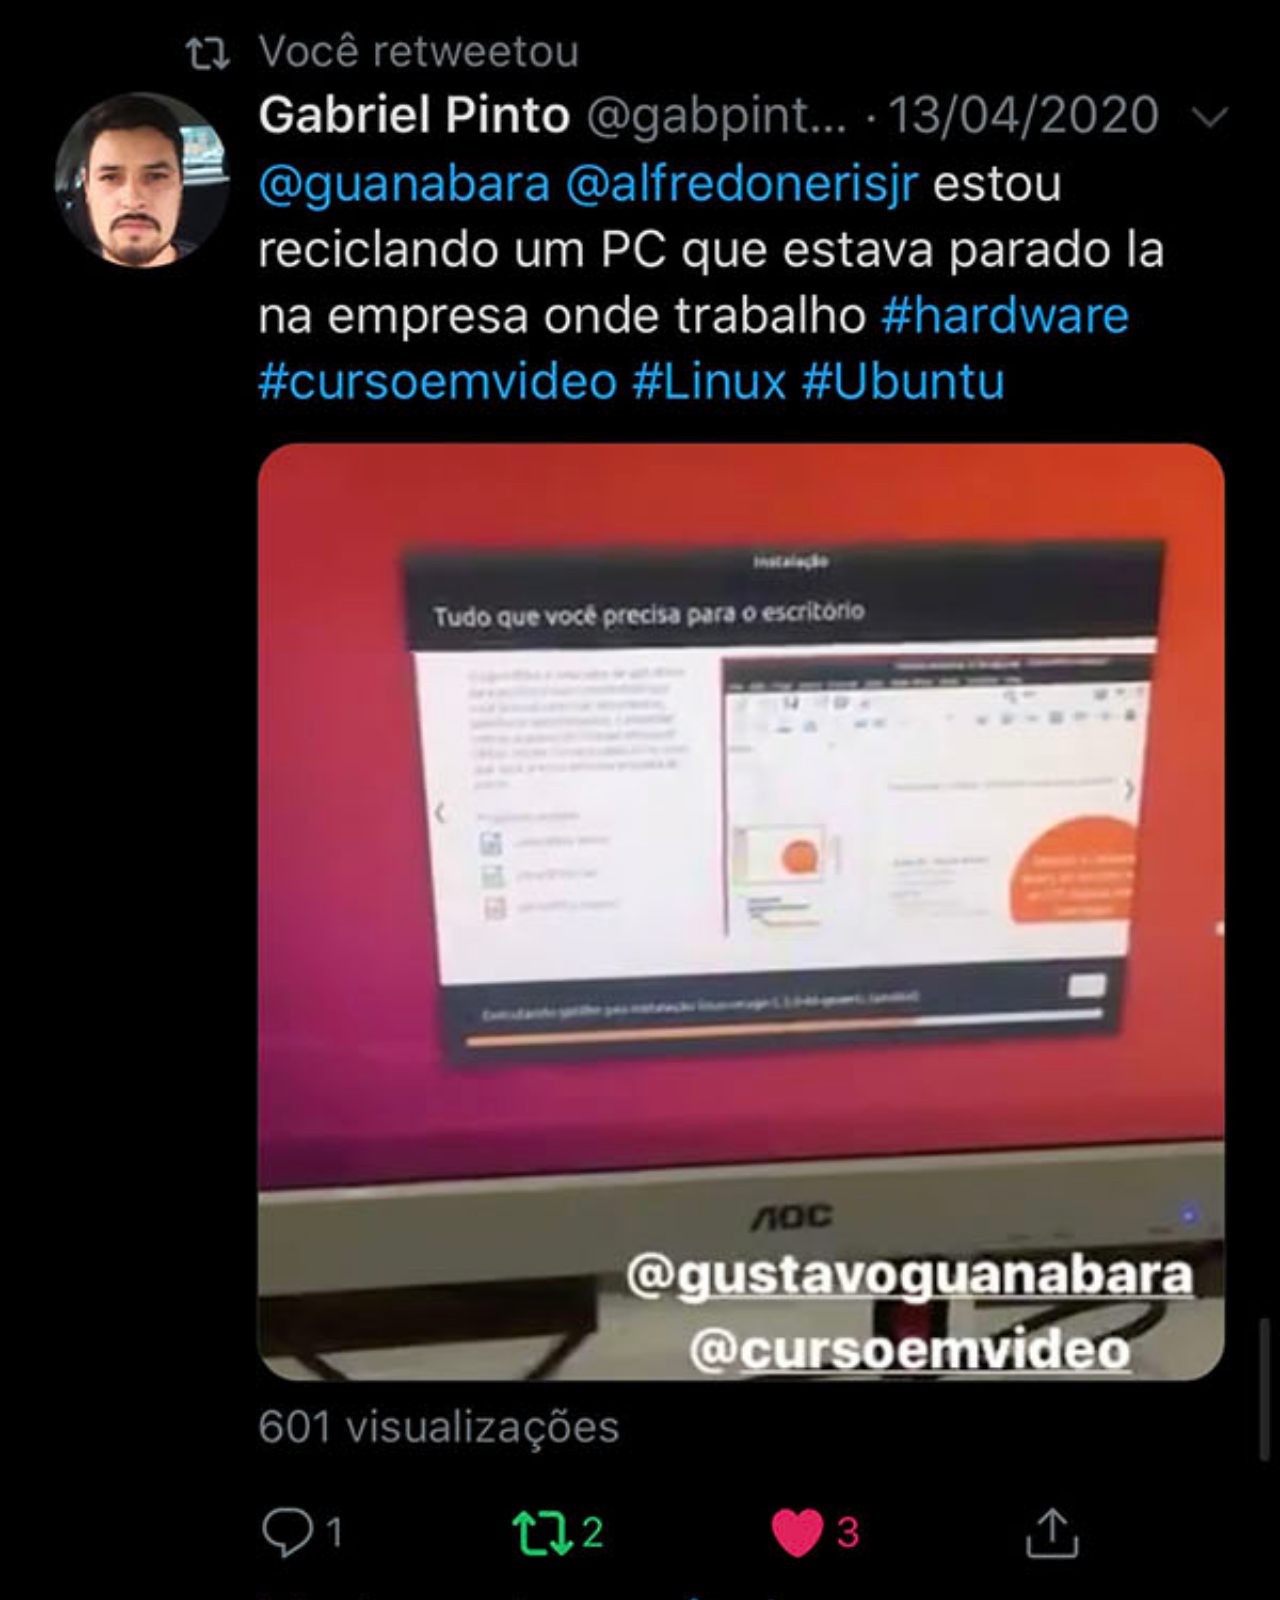
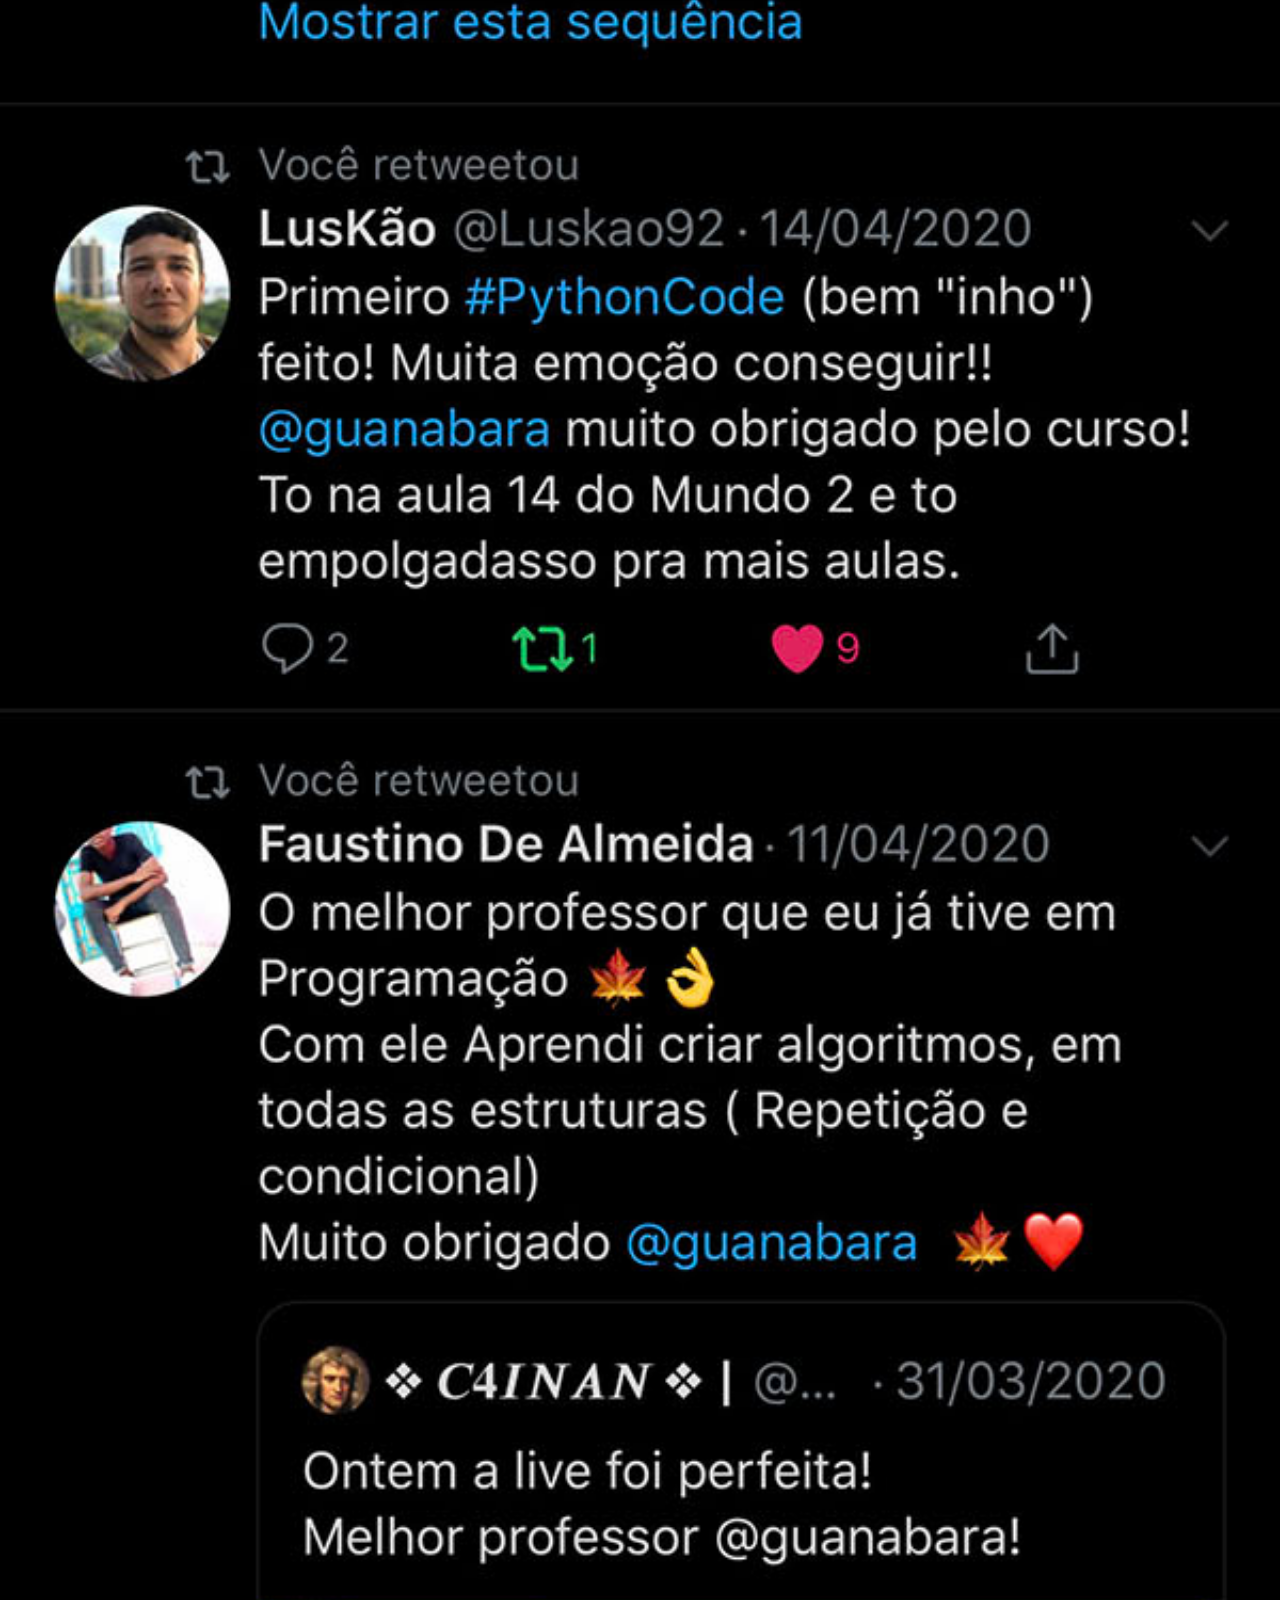
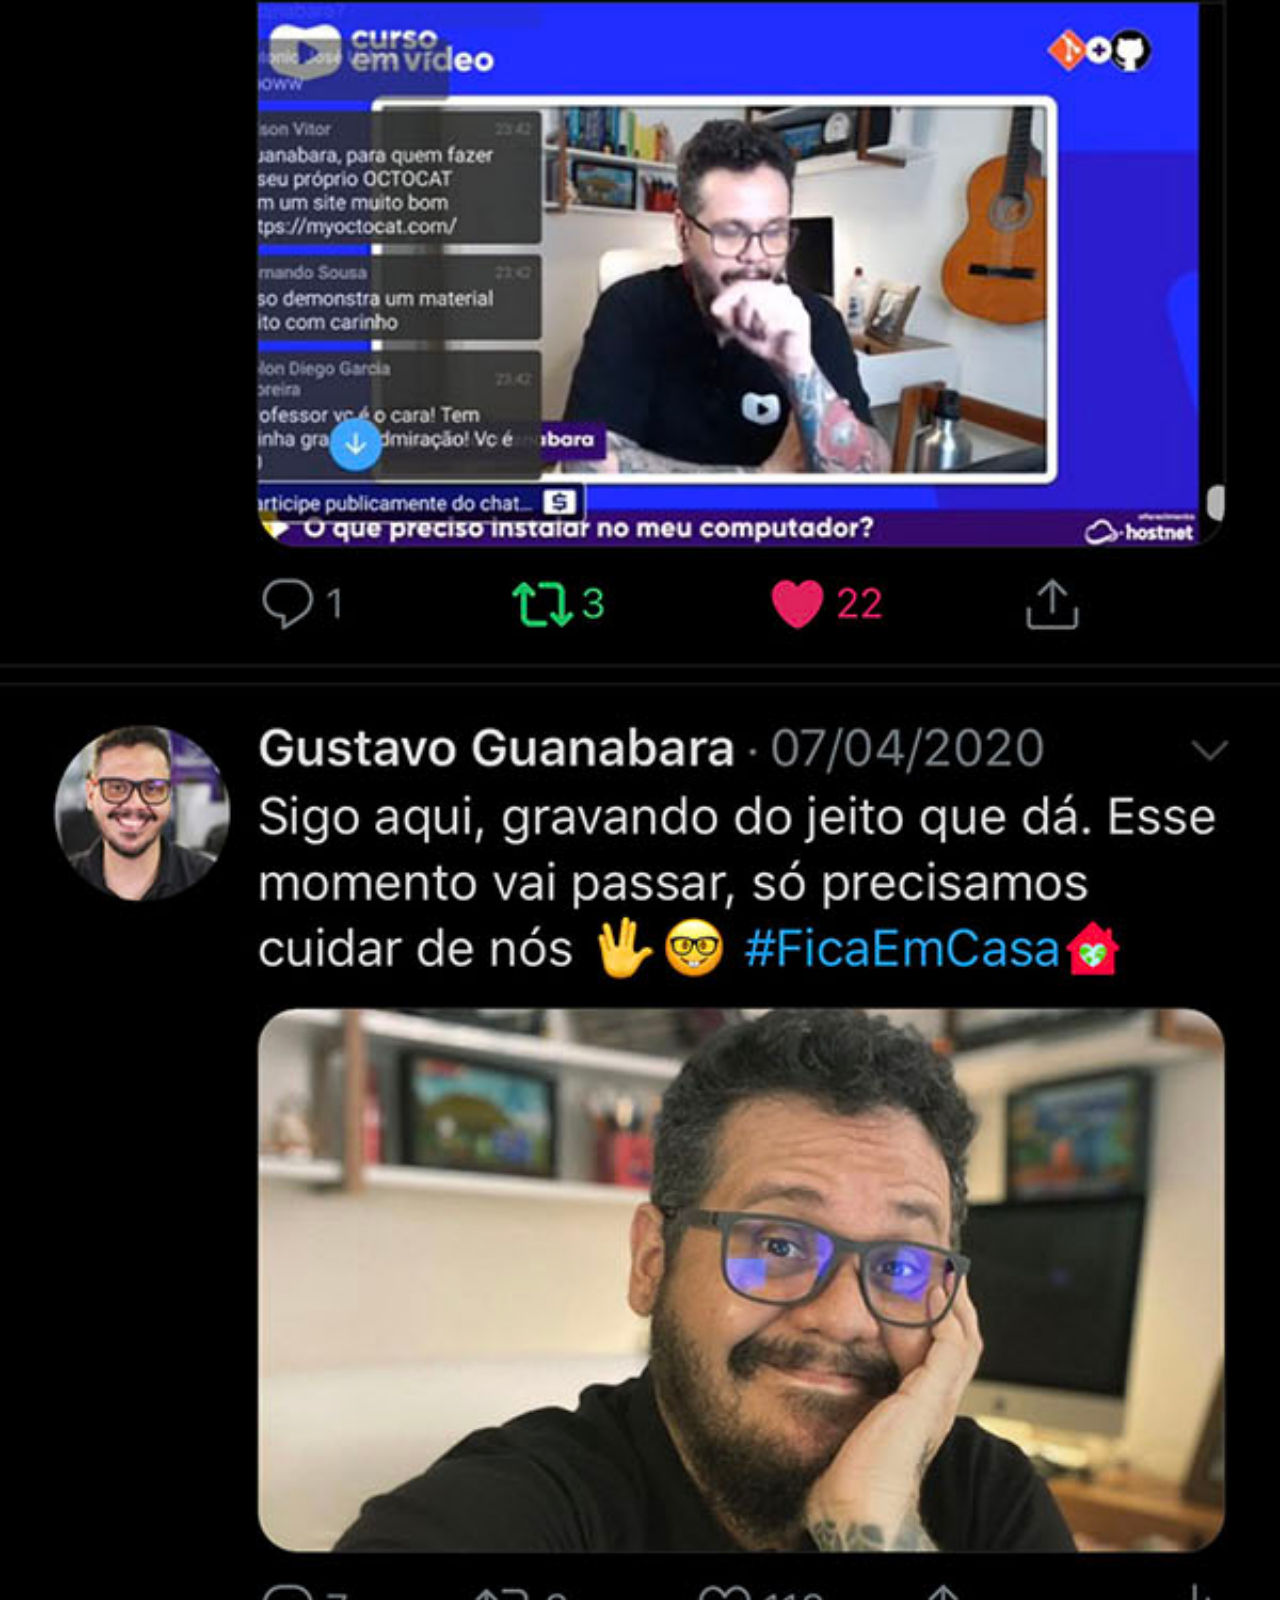
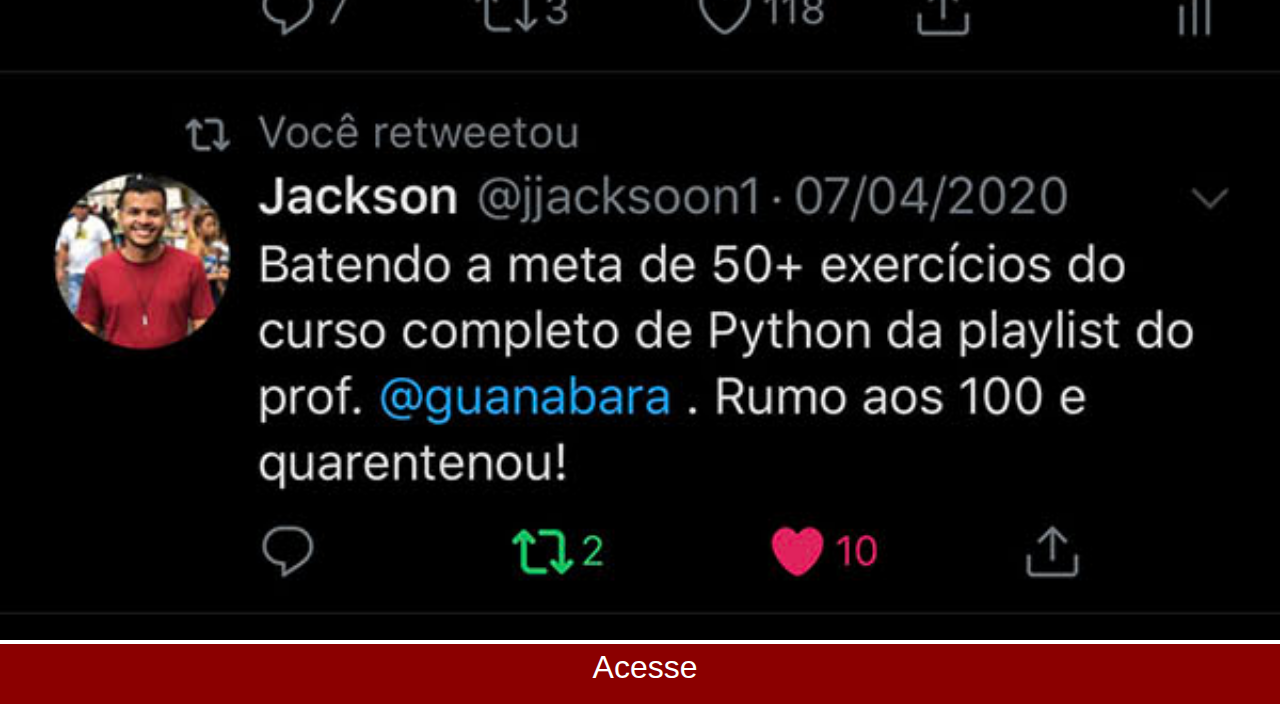
<file: ftwitter.html>
<!DOCTYPE html>
<html lang="pt-br">
<head>
    <meta charset="UTF-8">
    <meta name="viewport" content="width=device-width, initial-scale=1.0">
    <link rel="stylesheet" href="estilos/estilotela.css">
    <title>Document</title>
</head>
<body>
    <img src="imagens/tela-twitter.jpg" alt="youtube">
    <a href="#" target="_blank">Acesse</a>
</body>
</html>
</file>
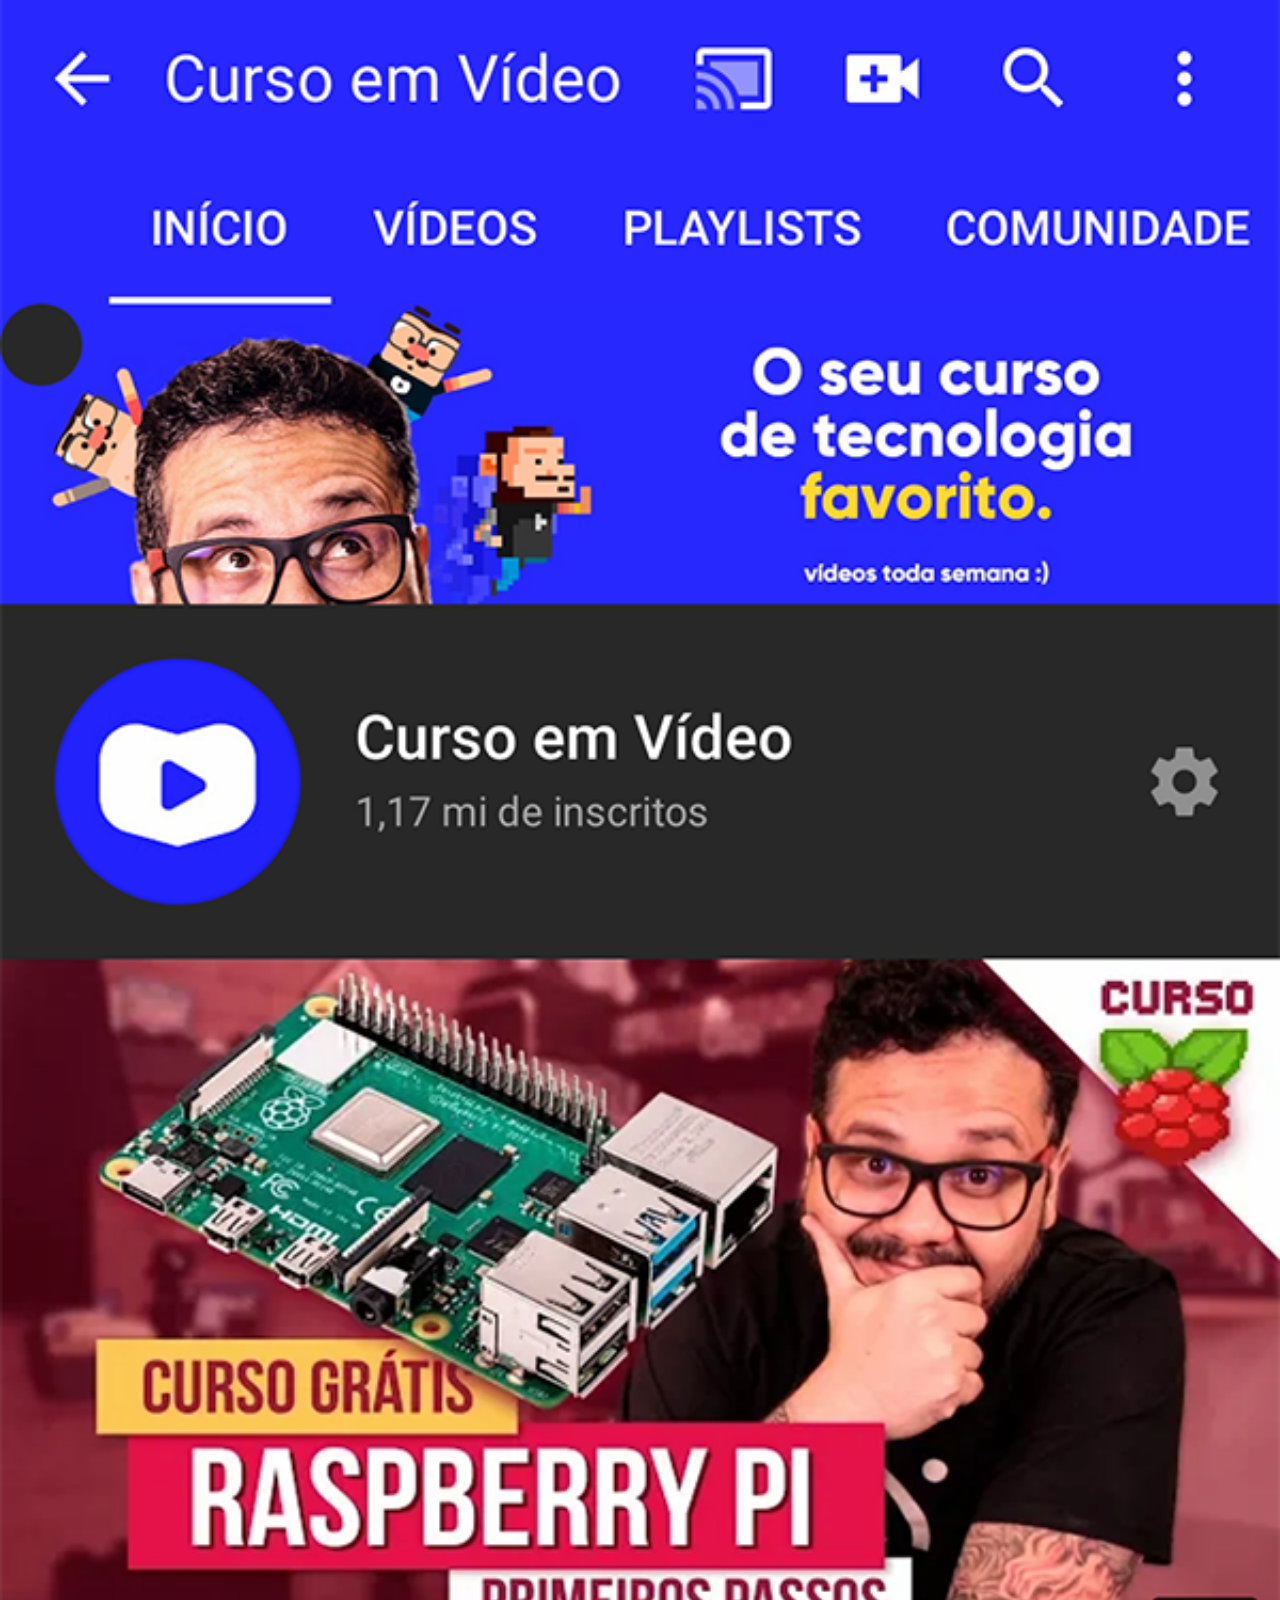
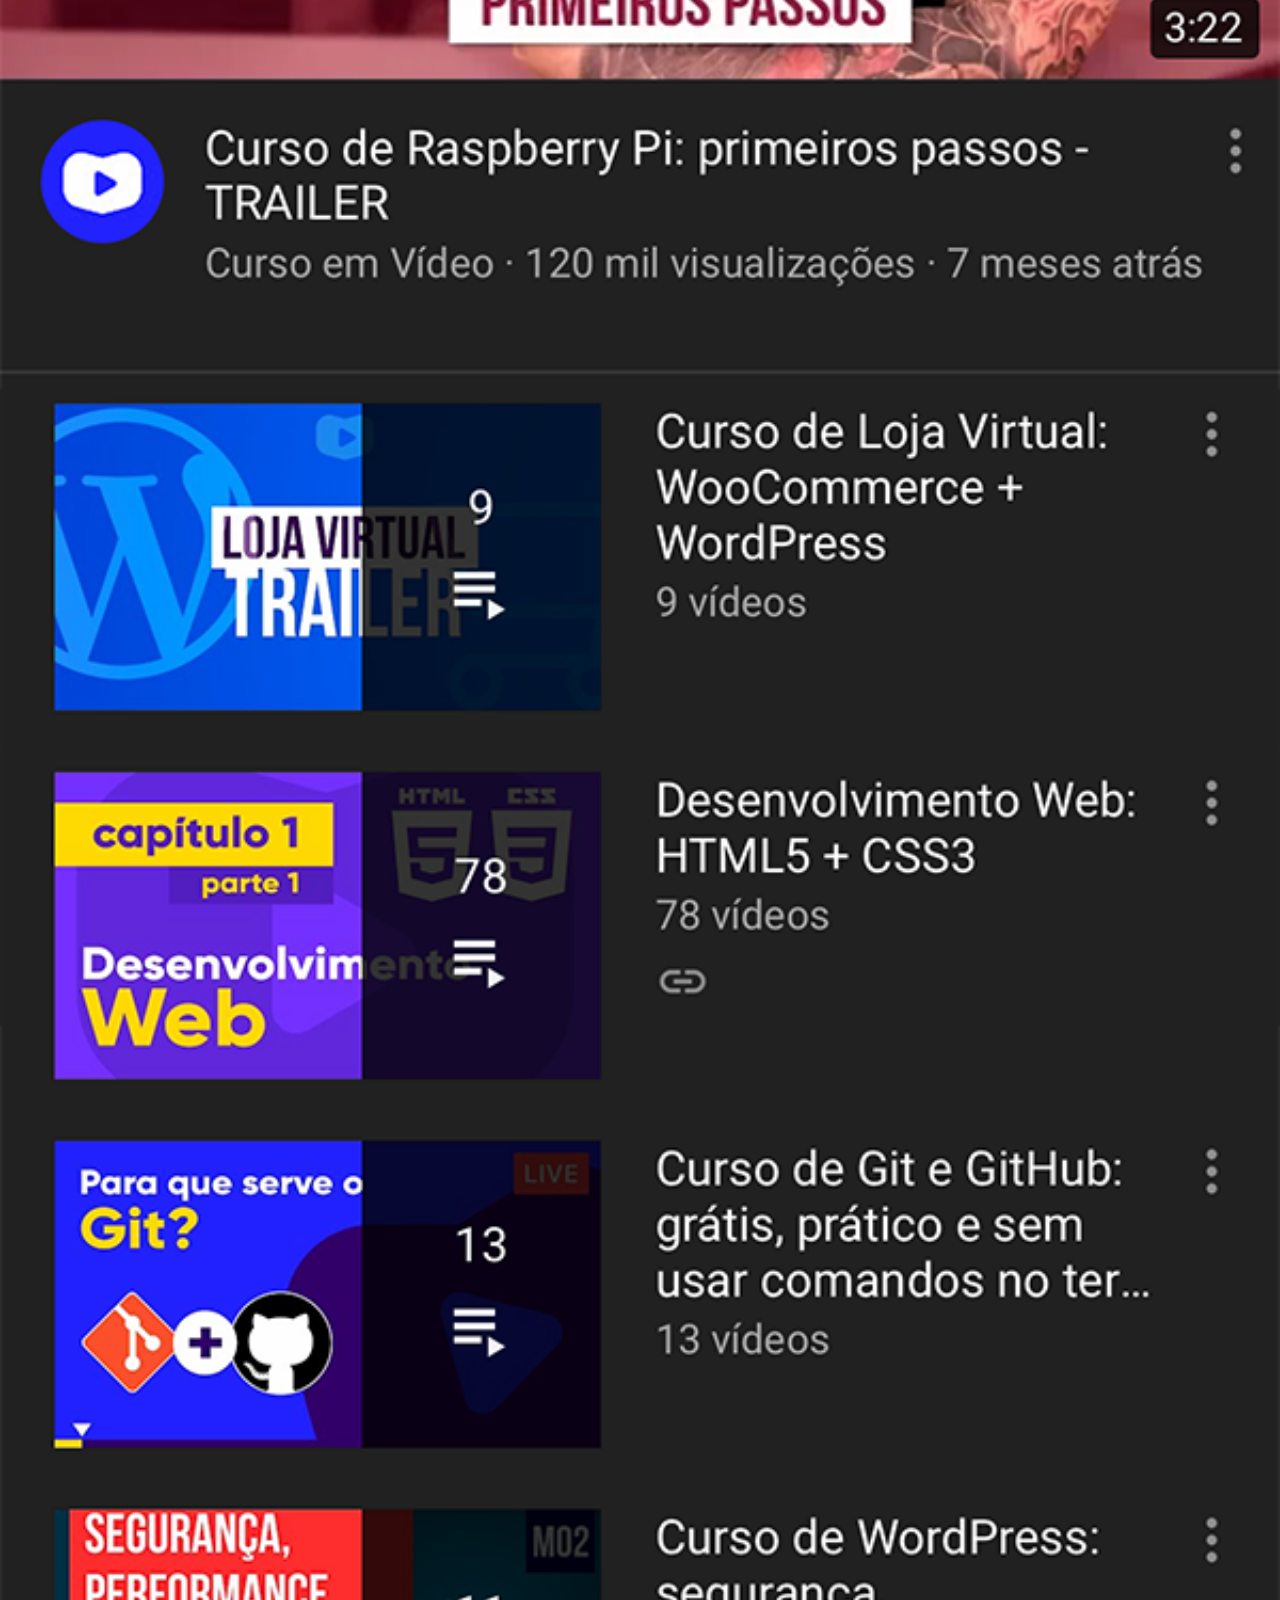
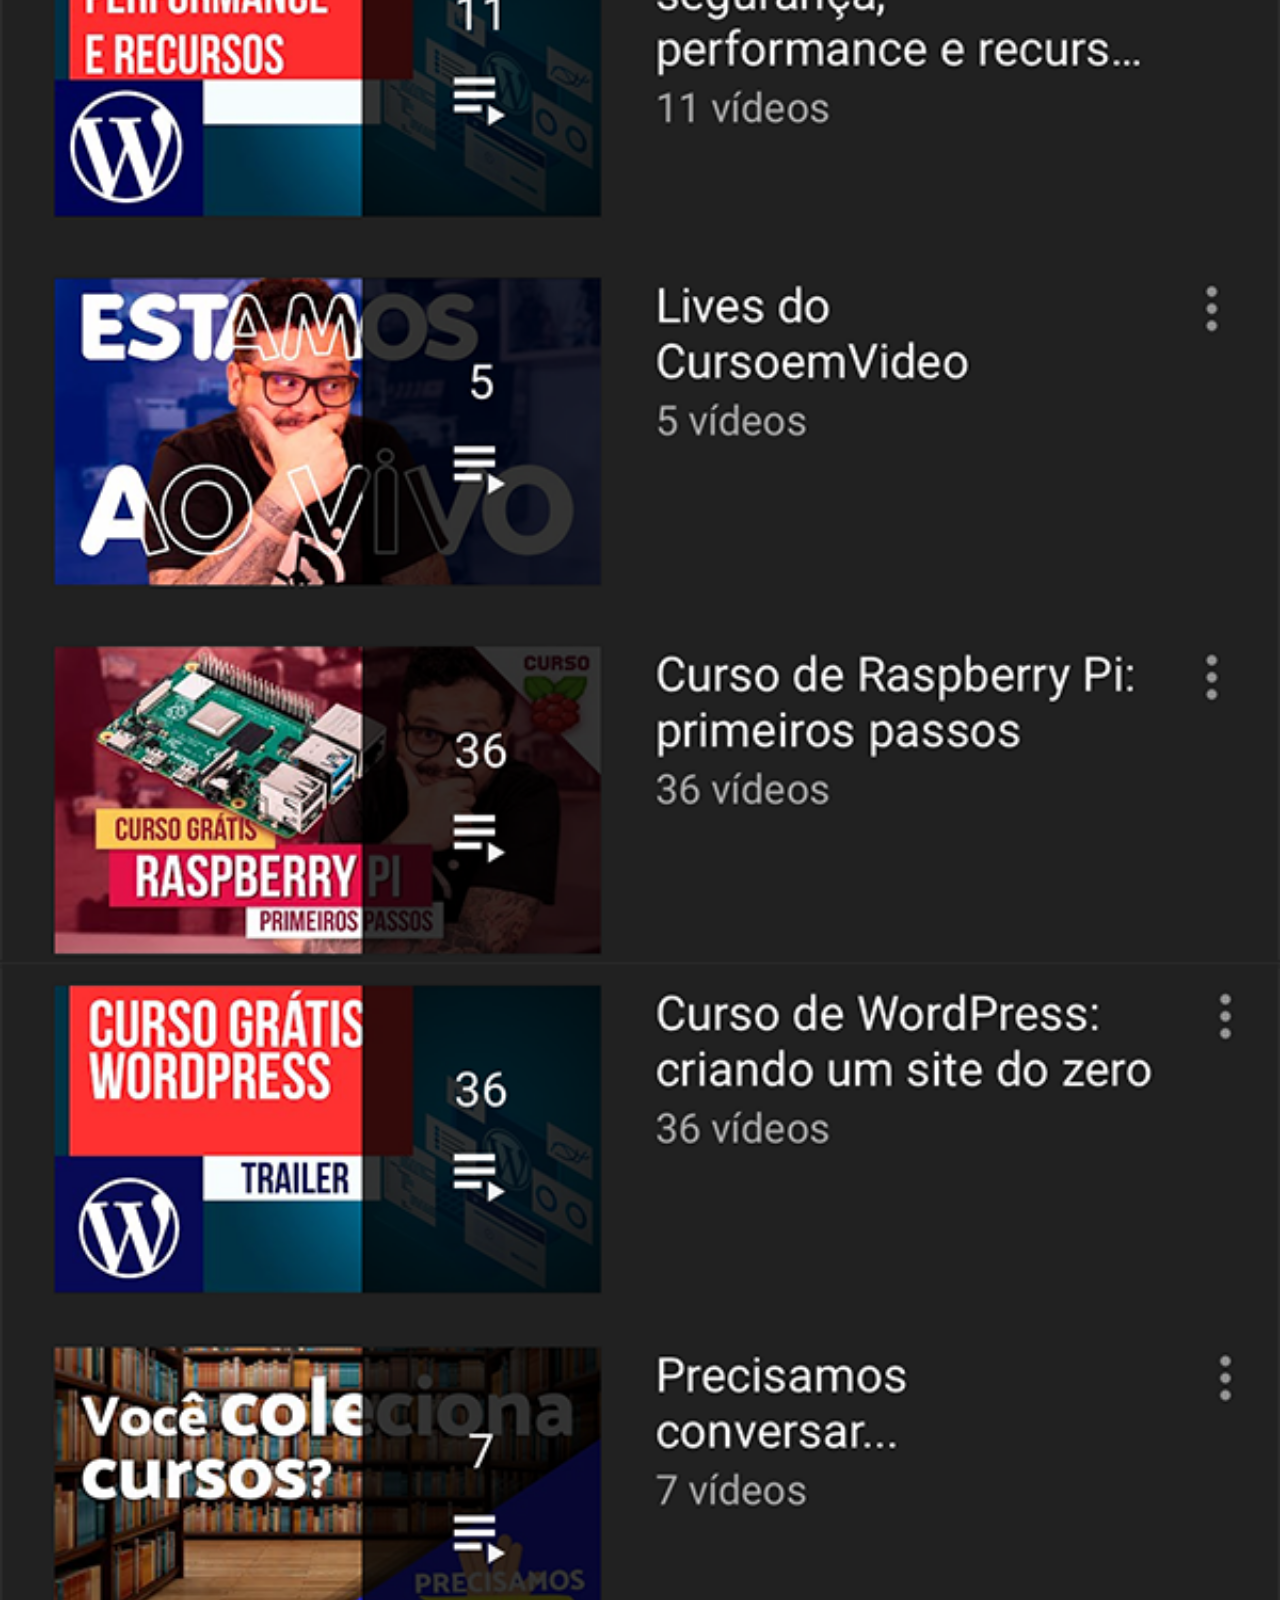
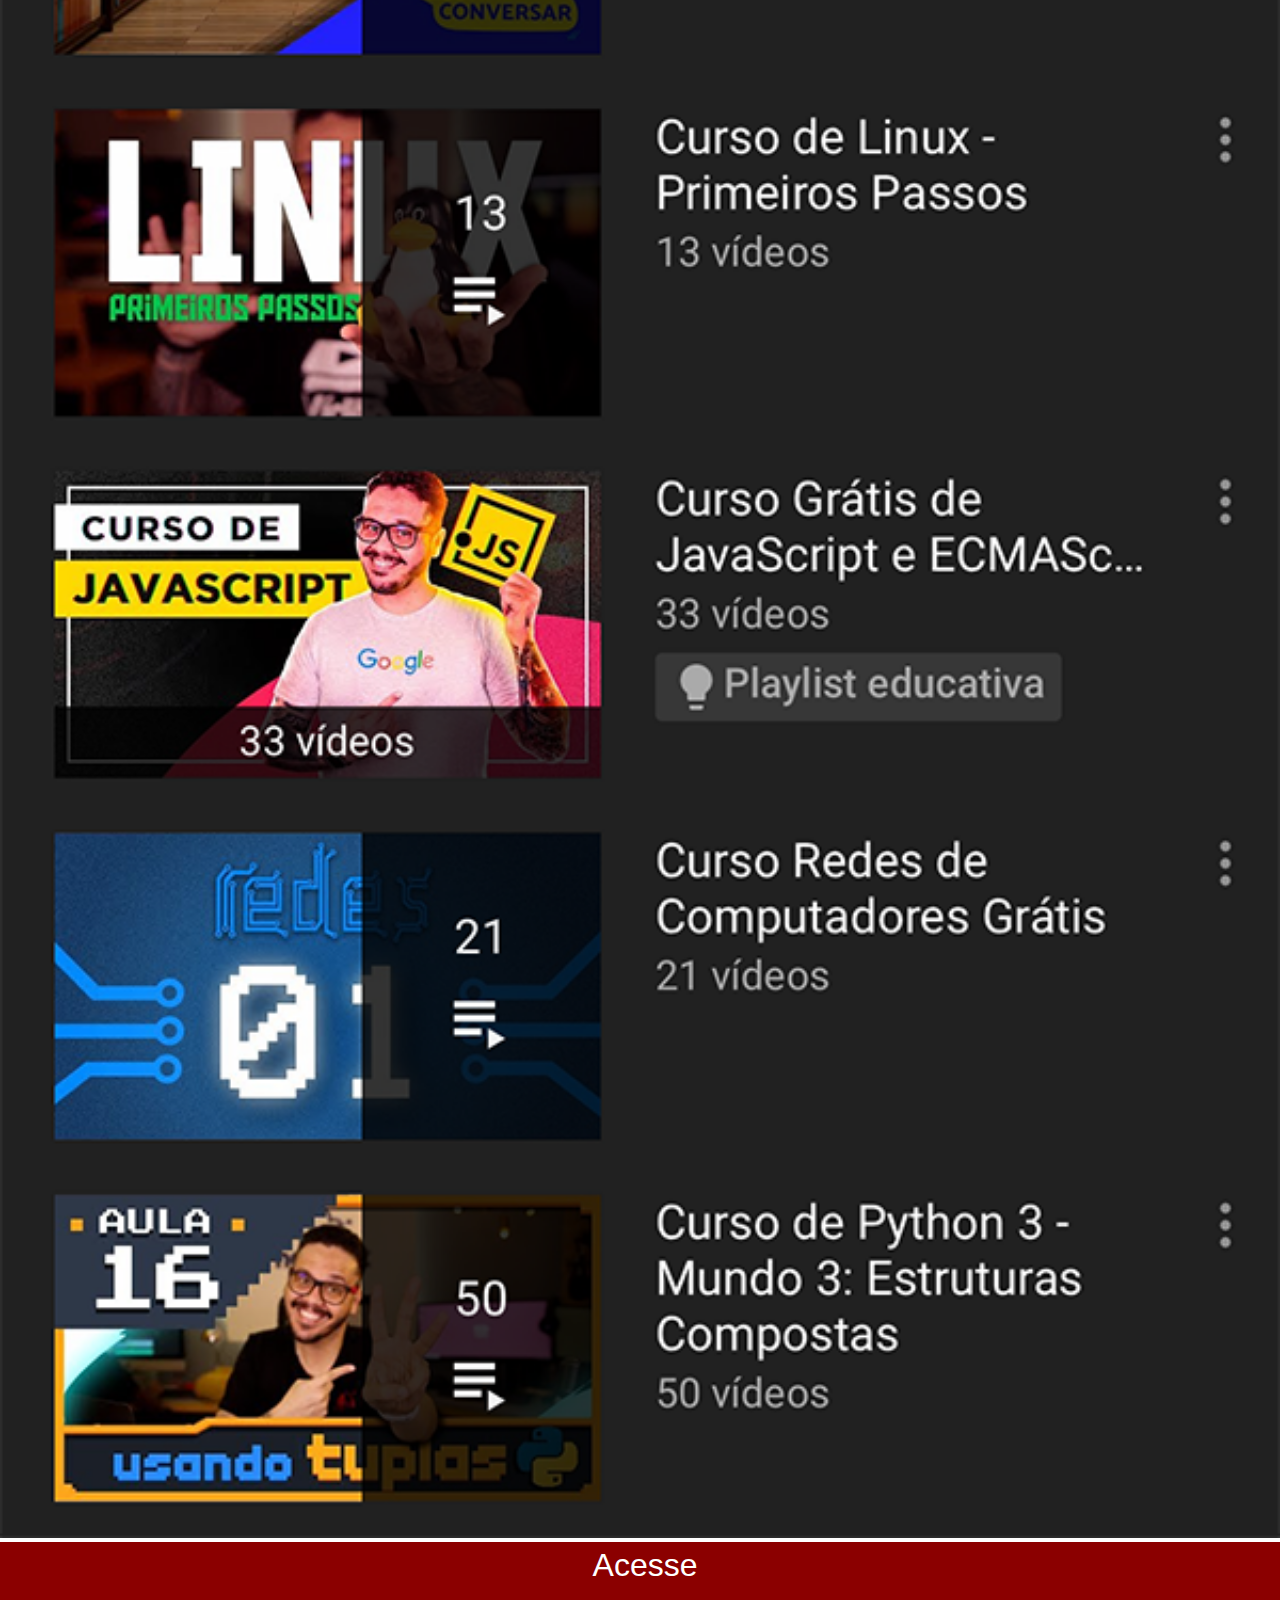
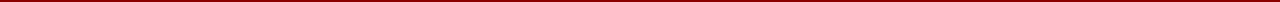
<file: fyoutube.html>
<!DOCTYPE html>
<html lang="pt-br">
<head>
    <meta charset="UTF-8">
    <meta name="viewport" content="width=device-width, initial-scale=1.0">
    <link rel="stylesheet" href="estilos/estilotela.css">
    <title>Document</title>
</head>
<body>
    <img src="imagens/tela-youtube.png" alt="youtube">
    <a href="#" target="_blank">Acesse</a>
</body>
</html>
</file>
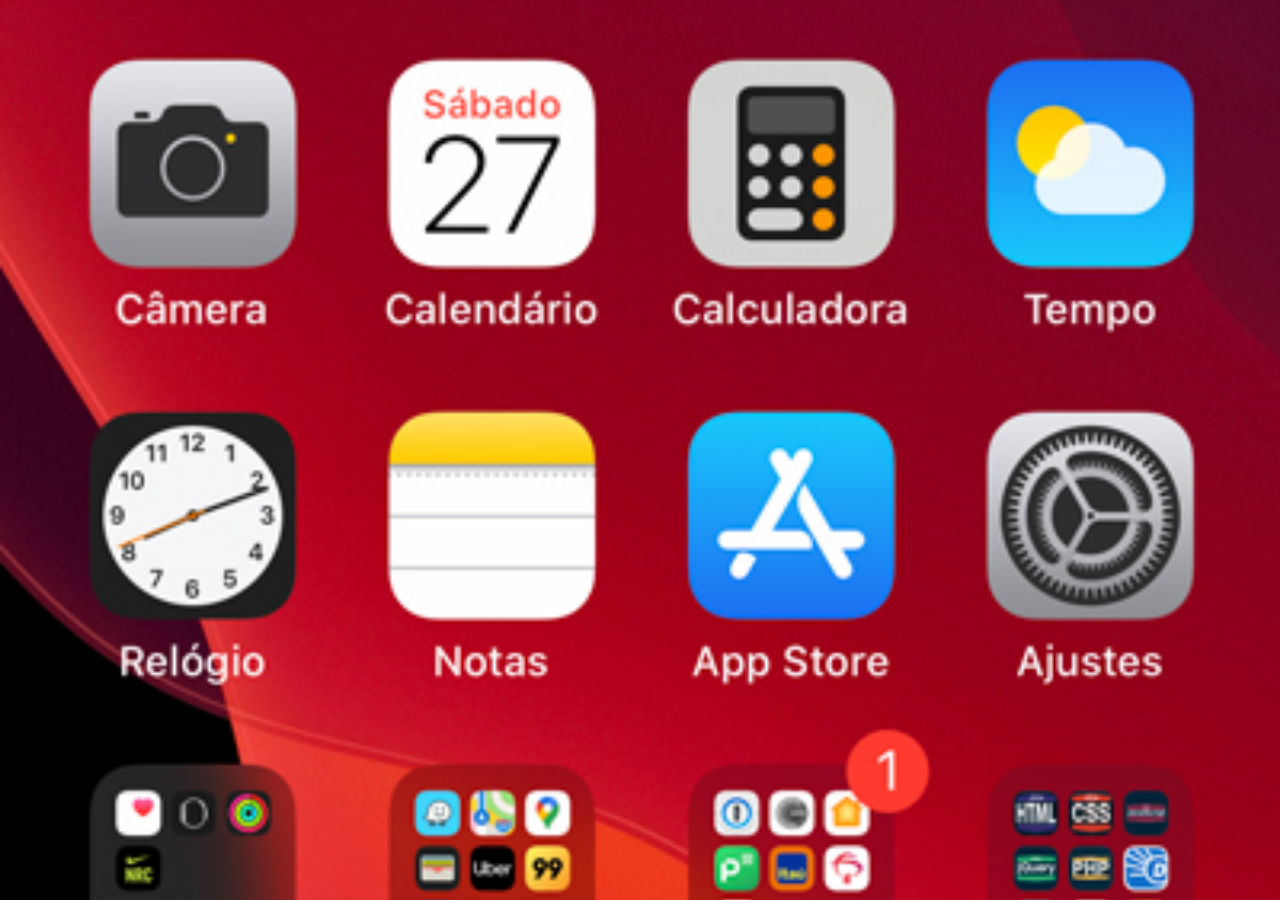
<file: home.html>
<!DOCTYPE html>
<html lang="pt-br">
<head>
    <meta charset="UTF-8">
    <meta name="viewport" content="width=device-width, initial-scale=1.0">
    <title>Home</title>
</head>
<body>
    <style>
        *{
            margin: 0px;
            padding: 0px;
        }
        body{
            width: 100vw;
            height: 100vh;
            background: black url(imagens/tela-home.jpg) no-repeat top center;
            background-size: cover;
        }
    </style>
</body>
</html>
</file>
<file: style.css>
*{
    padding: 0px;;
    margin: 0px;
    font-family: Arial, Helvetica, sans-serif;
}
body{
    background-image: url(imagens/fundo-madeira.jpg);
    background-position: center;
    background-size: cover;
    background-attachment: fixed;
}
main{
    height: 100vh;
    position: relative;
}
#celular{
    position: absolute;
    top: 50%;
    left: 50%;
    transform: translate(-50%, -50%);
    background: url(./imagens/frame-iphone.png);
    margin: auto;
    width: 311px;
    height: 627px;
    background-repeat: no-repeat;
    display: inline-block;
    
    
}
#tela{
    position: relative;
    top: 80px;
    left: 22px;
    width: 269px;
    height: 471px;
}
#redes{
    text-align: right;
}
#redes > a > img {
    height: 50px;
    margin: 10px;
    border-radius: 50%;
    box-shadow: 2px 2px 5px black;
    box-sizing: border-box;
}
#redes > a > img:hover{
    border: 1px solid white;
    transform: translate(-4px, -4px);
    box-shadow: 6px 6px 10px black;
}
</file>
<file: estilos/estilotela.css>
*{
    padding: 0px;
    margin: 0px;
}
::-webkit-scrollbar{
    width: 0px;
    height: 0px;
}
img{
    width: 100vw;
}
a{
    display: block;
    width: 100%;
    height: 50px;
    background-color: darkred;
    color: white;
    text-decoration: none;
    text-align: center;
    font-family: Arial, Helvetica, sans-serif;
    font-size: 2em;
    padding: 5px;
}
a:hover{
    background-color: red;
}
</file>
